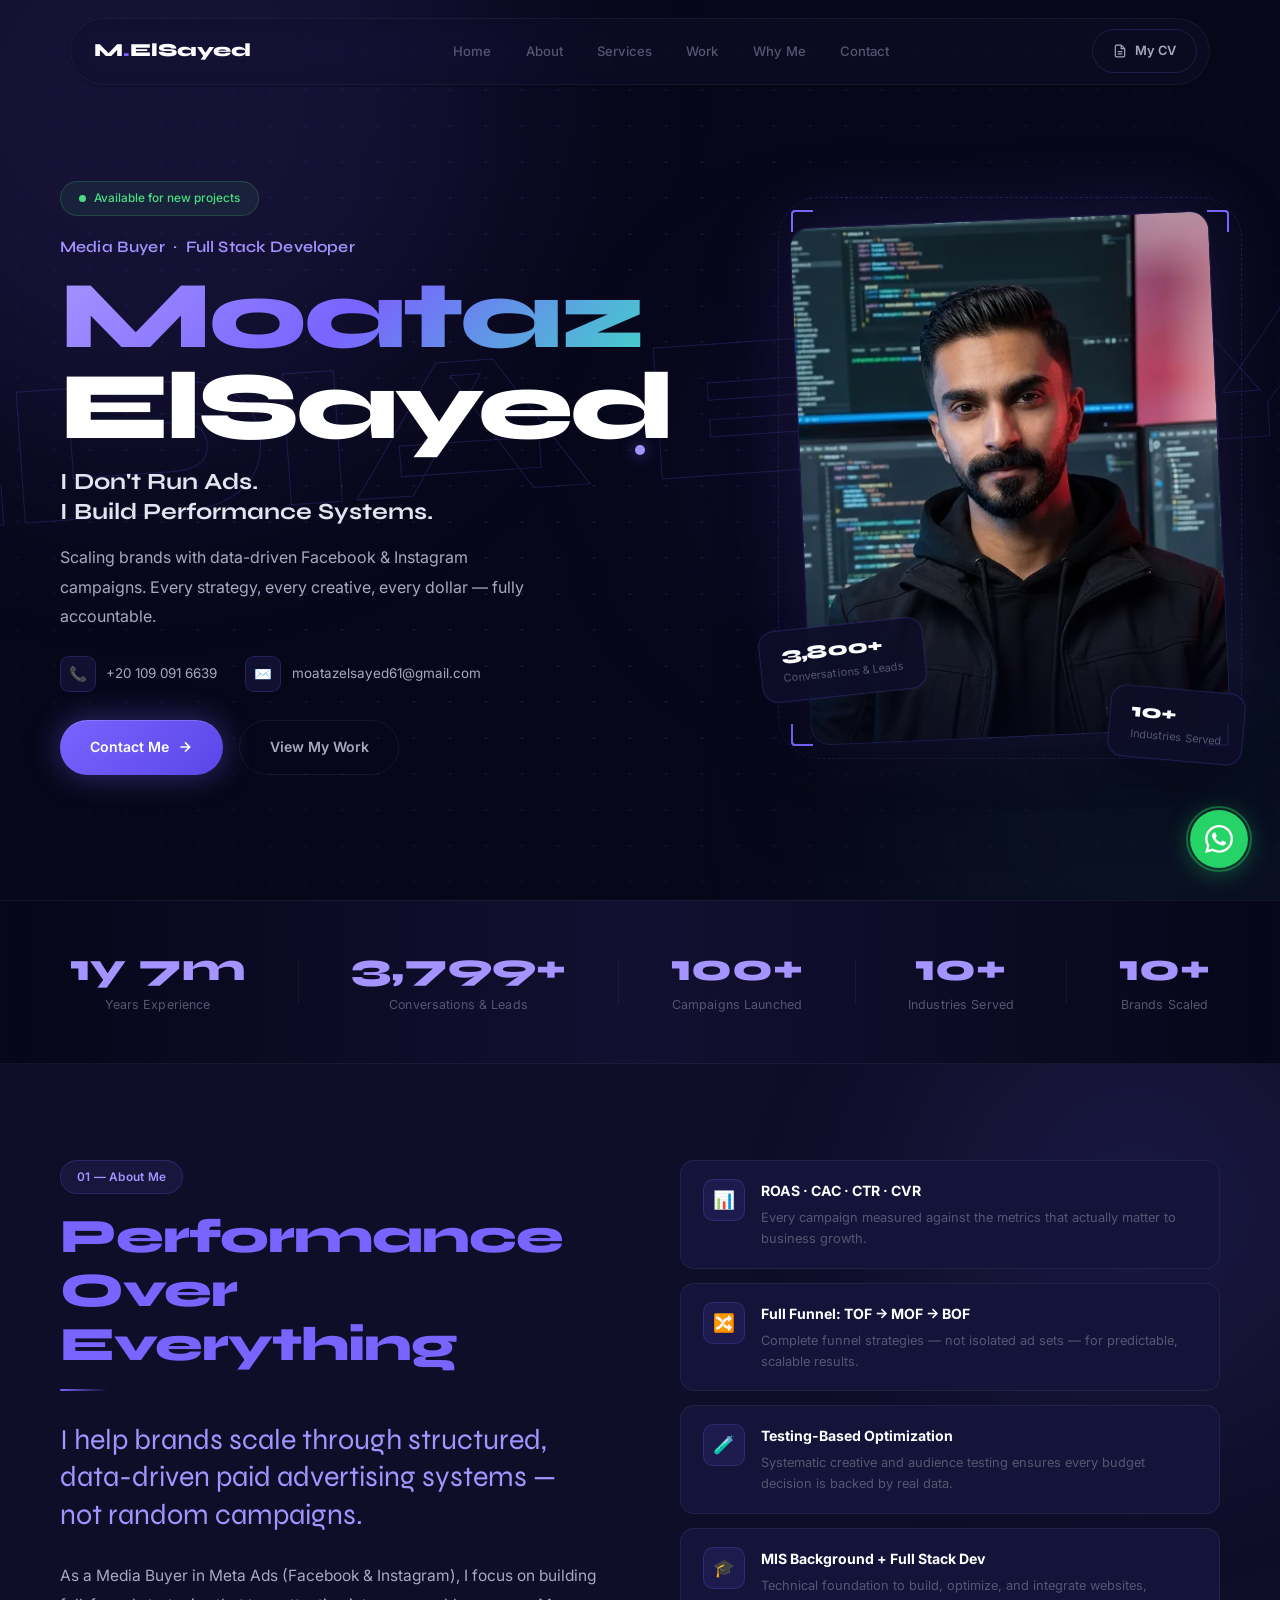
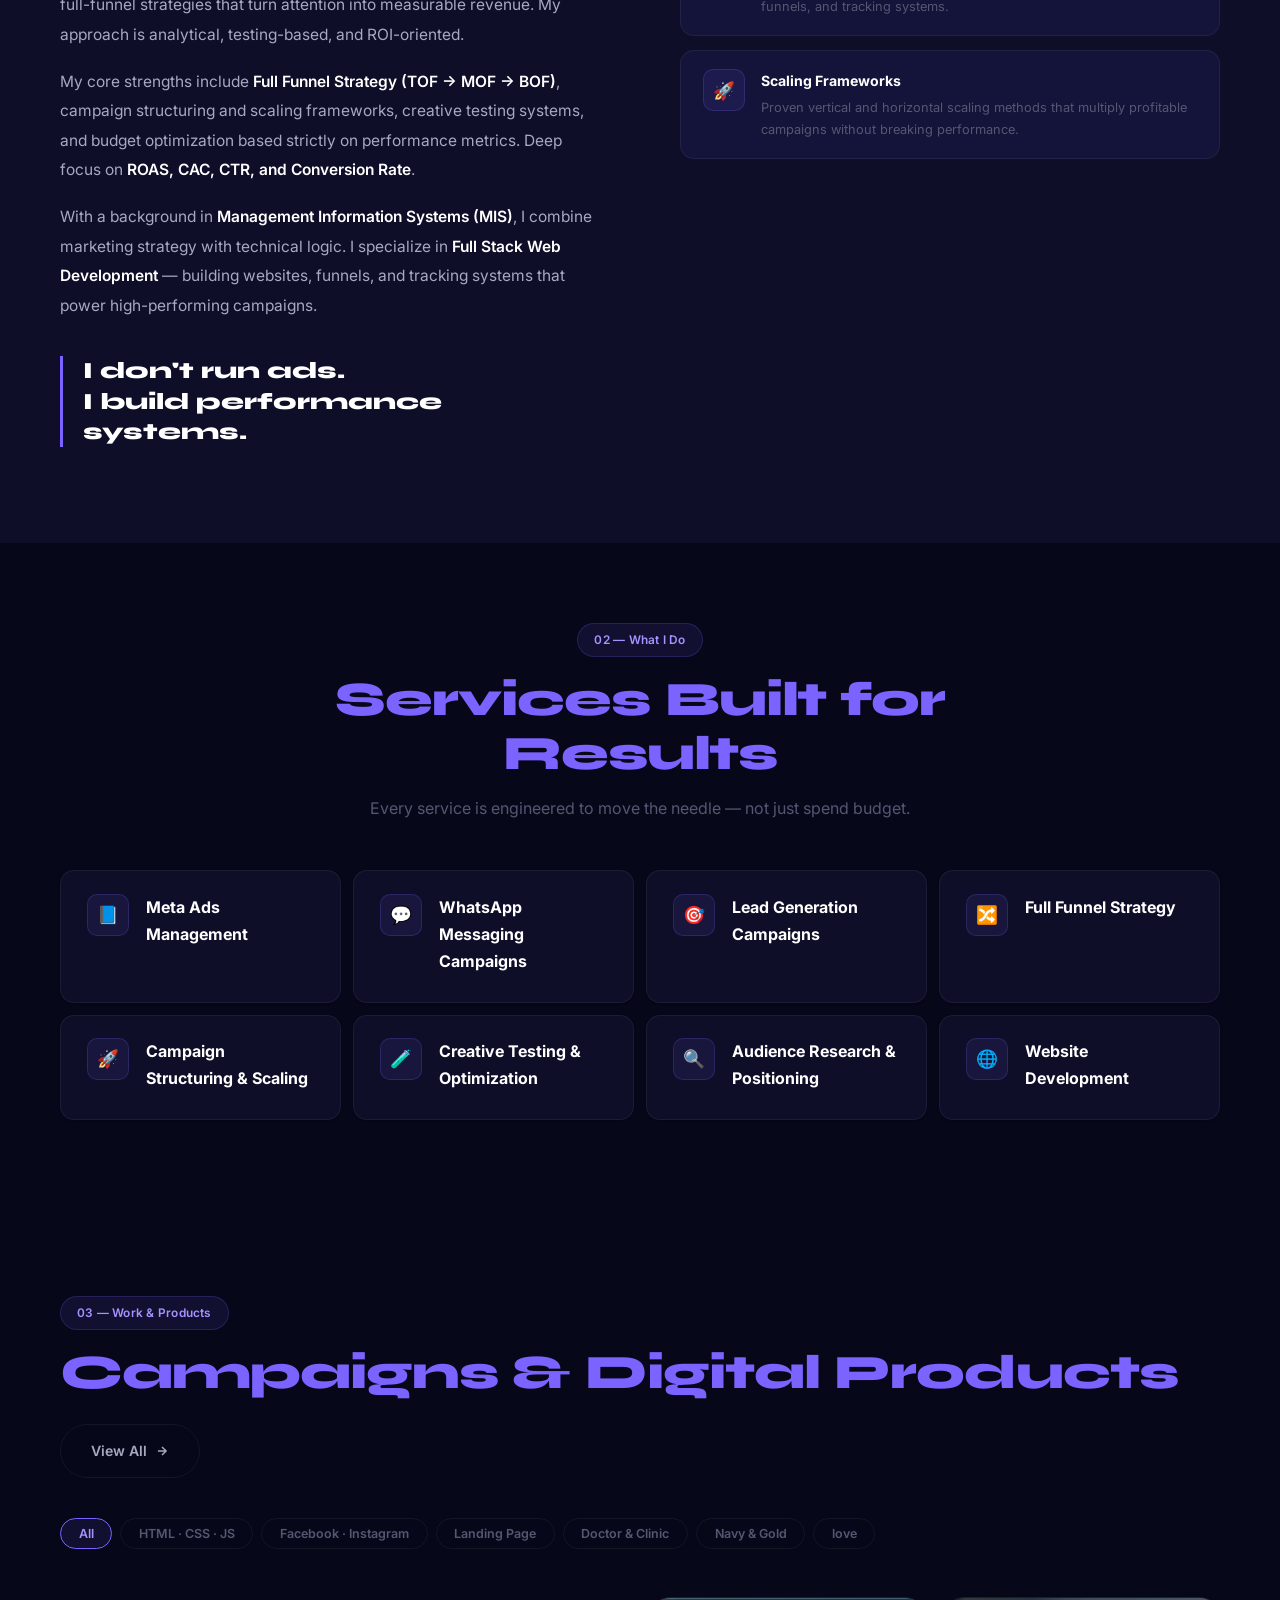
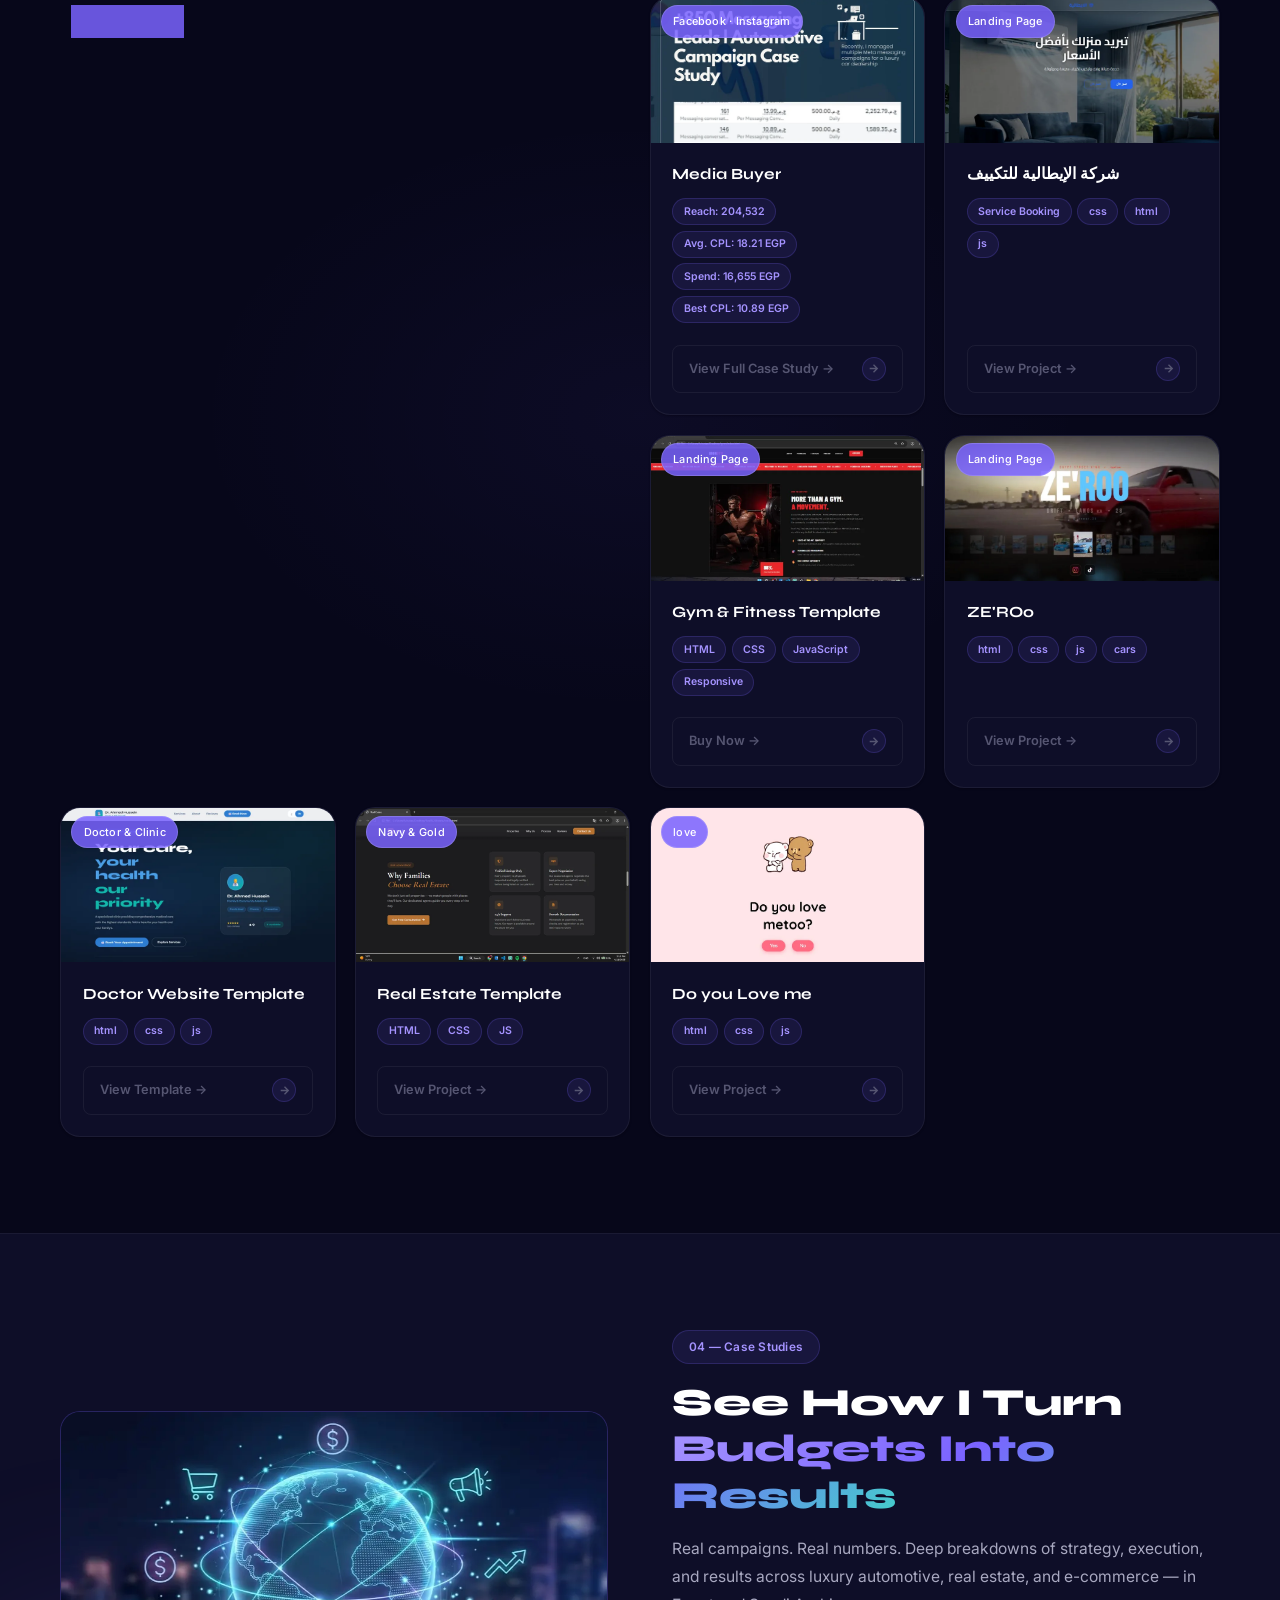
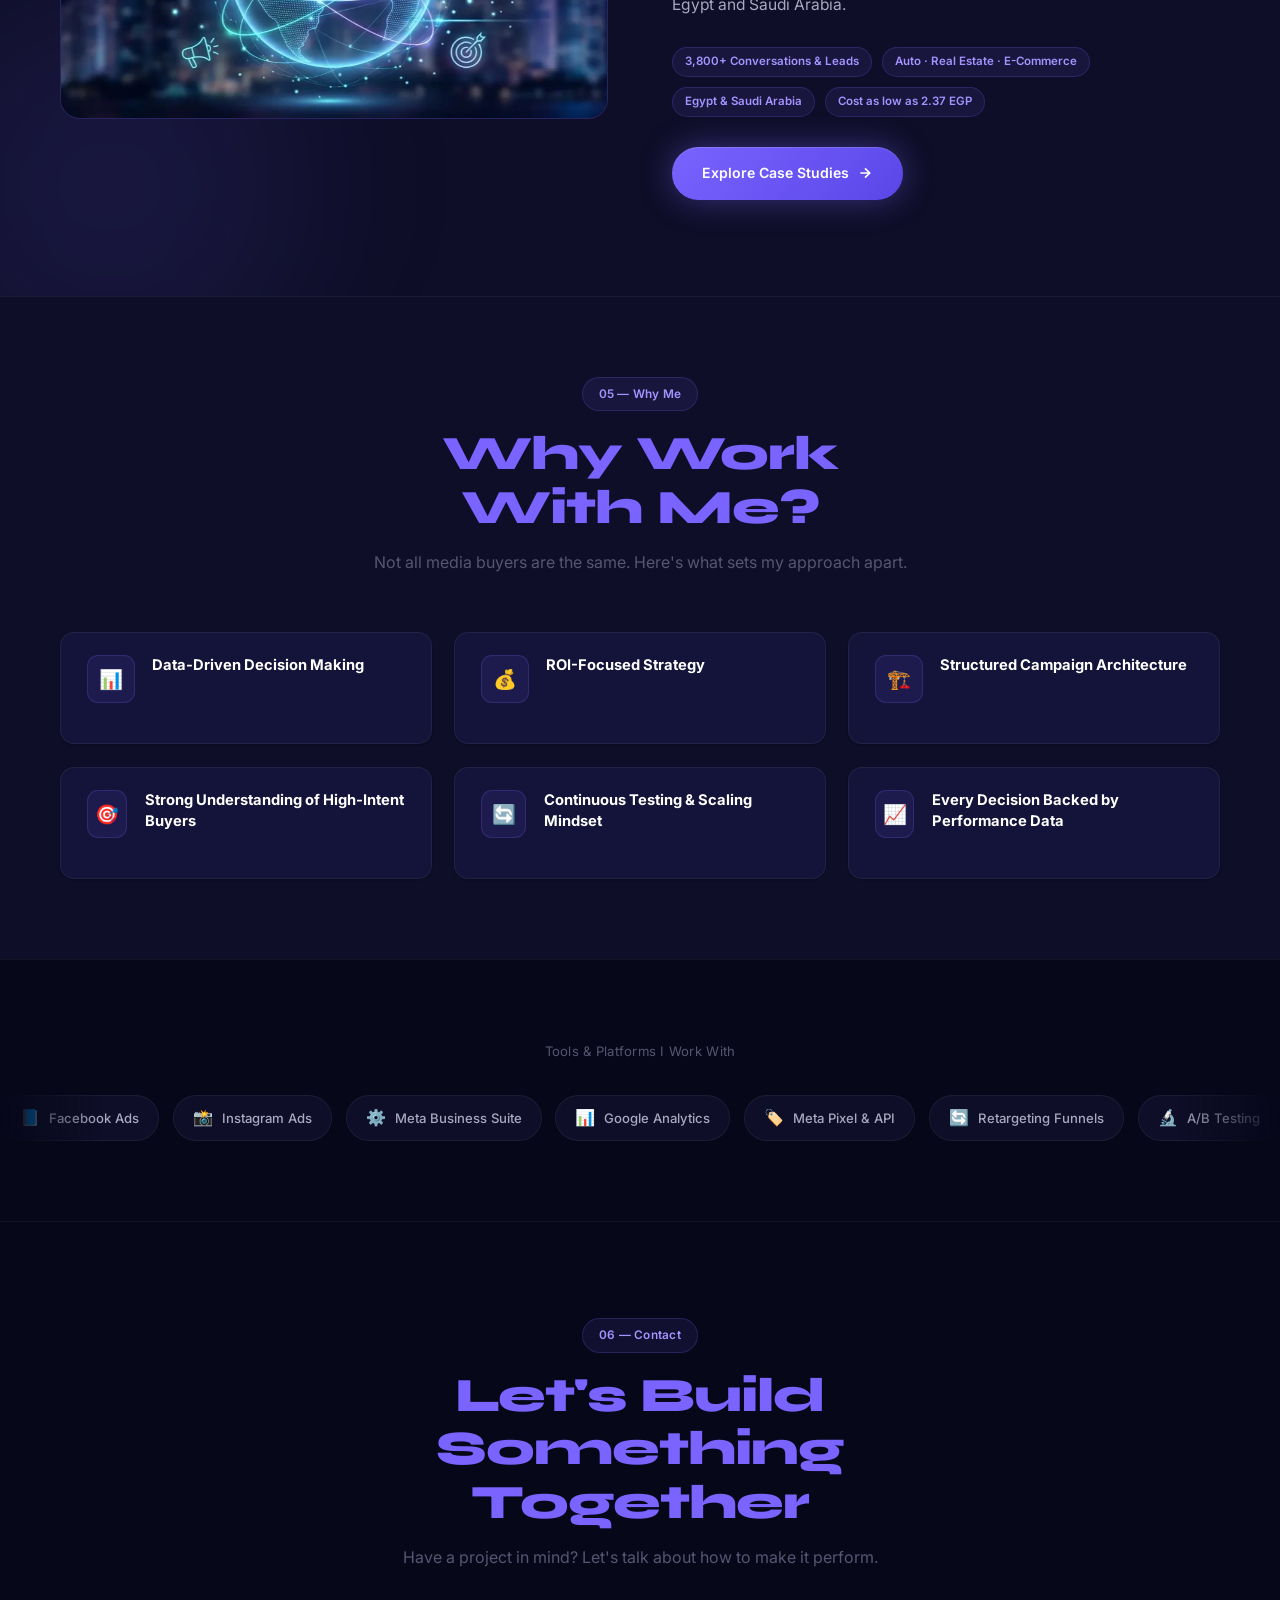
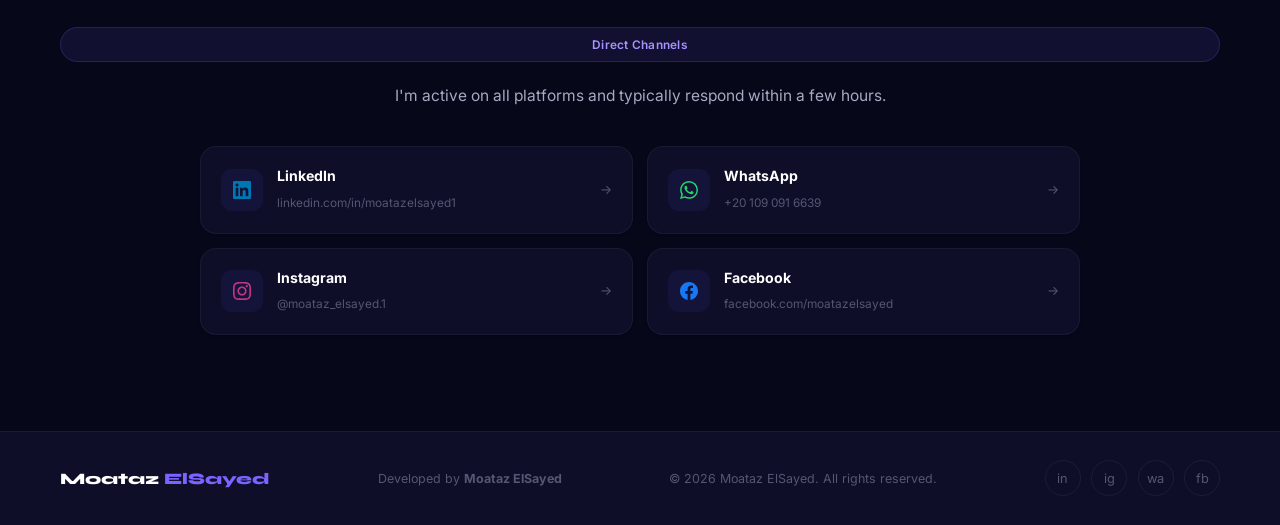
<file: index.html>
<!DOCTYPE html>
<html lang="en">

<head>
  <!-- ══════════════════════════════════════════
       CHARSET & VIEWPORT — دايمًا أول حاجة
  ══════════════════════════════════════════ -->
  <meta charset="UTF-8" />
  <meta name="viewport" content="width=device-width, initial-scale=1.0" />

  <!-- ══════════════════════════════════════════
       PRELOADS & PRECONNECTS — تسريع التحميل
  ══════════════════════════════════════════ -->
  <link rel="preload" as="image" href="NEW.webp" type="image/webp" fetchpriority="high" />
  <link rel="preconnect" href="https://fonts.googleapis.com" />
  <link rel="preconnect" href="https://fonts.gstatic.com" crossorigin />
  <link rel="dns-prefetch" href="https://www.googletagmanager.com" />
  <link rel="dns-prefetch" href="https://fonts.googleapis.com" />

  <!-- ══════════════════════════════════════════
       ICONS
  ══════════════════════════════════════════ -->
  <link rel="icon" type="image/png" href="favicon.png" />
  <link rel="apple-touch-icon" href="favicon.png" />

  <!-- ══════════════════════════════════════════
       PRIMARY META TAGS
  ══════════════════════════════════════════ -->
  <title>Moataz ElSayed</title>

  <meta name="description"
    content="Moataz ElSayed – Media Buyer and Web Developer from Cairo, Egypt. Meta Ads specialist with proven results in lead generation, luxury automotive, and bilingual Arabic website design." />

  <meta name="keywords"
    content="Moataz ElSayed, Media Buyer Egypt, Meta Ads Specialist, Facebook Ads Expert, Instagram Ads, Performance Marketing, Lead Generation Egypt, Web Developer Egypt, Frontend Developer, Arabic Website Templates, RTL Website Design, Bilingual Websites, HTML Templates, Payhip Templates, تصميم مواقع, ميديا باير, إعلانات فيسبوك, إعلانات انستجرام, تسويق إلكتروني, تصميم مواقع عربية, برمجة مواقع, قوالب HTML عربية" />

  <meta name="author" content="Moataz ElSayed" />
  <meta name="robots" content="index, follow, max-image-preview:large, max-snippet:-1, max-video-preview:-1" />
  <meta name="theme-color" content="#00b4d8" />
  <meta name="language" content="en" />
  <meta name="revisit-after" content="30 days" />

  <!-- Geo Tags — مهمة للسيو المحلي -->
  <meta name="geo.region" content="EG-C" />
  <meta name="geo.placename" content="Cairo, Egypt" />
  <meta name="geo.position" content="30.0444;31.2357" />
  <meta name="ICBM" content="30.0444, 31.2357" />

  <!-- ══════════════════════════════════════════
       CANONICAL
  ══════════════════════════════════════════ -->
  <link rel="canonical" href="https://moataz.pages.dev/" />

  <!-- ══════════════════════════════════════════
       GOOGLE VERIFICATION
  ══════════════════════════════════════════ -->
  <meta name="google-site-verification" content="90o9MLkuCFx5QtkCwwcJfSA5UEPqp0JXamRcUK-8F-g" />

  <!-- ══════════════════════════════════════════
       OPEN GRAPH (Facebook / LinkedIn / WhatsApp)
  ══════════════════════════════════════════ -->
  <meta property="og:type" content="website" />
  <meta property="og:url" content="https://moataz.pages.dev/" />
  <meta property="og:site_name" content="Moataz ElSayed – Portfolio" />
  <meta property="og:title" content="Moataz ElSayed – Media Buyer & Web Developer" />
  <meta property="og:description" content="I Don't Run Ads. I Build Performance Systems. Meta Ads Specialist & Web Developer from Cairo, Egypt." />
  <meta property="og:image" content="https://moataz.pages.dev/og-banner.jpg" />
  <meta property="og:image:width" content="1200">
  <meta property="og:image:height" content="630">
  <meta property="og:image:alt" content="Moataz ElSayed – Media Buyer & Web Developer from Egypt" />
  <meta property="og:locale" content="en_US" />

  <!-- ══════════════════════════════════════════
       TWITTER CARD
  ══════════════════════════════════════════ -->
  <meta name="twitter:card" content="summary_large_image" />
  <meta name="twitter:title" content="Moataz ElSayed – Media Buyer, Meta Ads & Web Developer" />
  <meta name="twitter:description" content="I Don't Run Ads. I Build Performance Systems. Meta Ads Specialist & Web Developer from Cairo, Egypt." />
  <meta name="twitter:image" content="https://moataz.pages.dev/og-banner.jpg" />
  <meta name="twitter:image:alt" content="Moataz ElSayed – Media Buyer & Web Developer" />

  <!-- ══════════════════════════════════════════
       STRUCTURED DATA (JSON-LD)
  ══════════════════════════════════════════ -->
  <script type="application/ld+json">
  {
    "@context": "https://schema.org",
    "@type": "Person",
    "name": "Moataz ElSayed",
    "url": "https://moataz.pages.dev/",
    "image": "https://moataz.pages.dev/og-banner.jpg",
    "jobTitle": ["Media Buyer", "Meta Ads Specialist", "Web Developer"],
    "description": "Media Buyer and Web Developer from Cairo, Egypt. Specializing in Meta Ads, lead generation, and bilingual Arabic/English website development.",
    "address": {
      "@type": "PostalAddress",
      "addressLocality": "Cairo",
      "addressCountry": "EG"
    },
    "sameAs": [
      "https://www.linkedin.com/in/moatazelsayed1",
      "https://www.instagram.com/moataz_elsayed.1",
      "https://wa.me/201090916639",
      "https://payhip.com/MoatazElSayed"
    ],
    "telephone": "+201090916639",
    "email": "moatazelsayed61@gmail.com",
    "knowsAbout": [
      "Meta Ads",
      "Facebook Advertising",
      "Instagram Ads",
      "Media Buying",
      "Lead Generation",
      "Performance Marketing",
      "Web Development",
      "HTML",
      "CSS",
      "JavaScript",
      "RTL Web Design",
      "Arabic Website Templates"
    ],
    "alumniOf": {
      "@type": "CollegeOrUniversity",
      "name": "El Shorouk Academy",
      "address": {
        "@type": "PostalAddress",
        "addressCountry": "EG"
      }
    },
    "hasOfferCatalog": {
      "@type": "OfferCatalog",
      "name": "HTML Website Templates",
      "url": "https://payhip.com/MoatazElSayed"
    }
  }
  </script>

 <!-- Google tag (gtag.js) -->
<script async src="https://www.googletagmanager.com/gtag/js?id=G-5K7PLZEYGE"></script>
<script>
  window.dataLayer = window.dataLayer || [];
  function gtag(){dataLayer.push(arguments);}
  gtag('js', new Date());

  gtag('config', 'G-5K7PLZEYGE');
</script>

  <!-- ══════════════════════════════════════════
       FONTS
  ══════════════════════════════════════════ -->
  <link
    href="https://fonts.googleapis.com/css2?family=Syne:wght@400;600;700;800&family=Inter:wght@300;400;500;600&display=swap"
    rel="stylesheet" />

  <!-- ══════════════════════════════════════════
       STYLESHEET
  ══════════════════════════════════════════ -->
  <link rel="stylesheet" href="Style.css" />
</head>

<body>
  <div class="scroll-progress" id="scrollProgress" aria-hidden="true"></div>

  <!-- FLOATING WHATSAPP -->
  <a href="https://wa.me/+201090916639" target="_blank" rel="noopener noreferrer" class="wa-float" aria-label="Chat on WhatsApp">
    <div class="wa-float-pulse"></div>
    <svg xmlns="http://www.w3.org/2000/svg" viewBox="0 0 24 24" fill="white">
      <path
        d="M17.472 14.382c-.297-.149-1.758-.867-2.03-.967-.273-.099-.471-.148-.67.15-.197.297-.767.966-.94 1.164-.173.199-.347.223-.644.075-.297-.15-1.255-.463-2.39-1.475-.883-.788-1.48-1.761-1.653-2.059-.173-.297-.018-.458.13-.606.134-.133.298-.347.446-.52.149-.174.198-.298.298-.497.099-.198.05-.371-.025-.52-.075-.149-.669-1.612-.916-2.207-.242-.579-.487-.5-.669-.51-.173-.008-.371-.01-.57-.01-.198 0-.52.074-.792.372-.272.297-1.04 1.016-1.04 2.479 0 1.462 1.065 2.875 1.213 3.074.149.198 2.096 3.2 5.077 4.487.709.306 1.262.489 1.694.625.712.227 1.36.195 1.871.118.571-.085 1.758-.719 2.006-1.413.248-.694.248-1.289.173-1.413-.074-.124-.272-.198-.57-.347m-5.421 7.403h-.004a9.87 9.87 0 01-5.031-1.378l-.361-.214-3.741.982.998-3.648-.235-.374a9.86 9.86 0 01-1.51-5.26c.001-5.45 4.436-9.884 9.888-9.884 2.64 0 5.122 1.03 6.988 2.898a9.825 9.825 0 012.893 6.994c-.003 5.45-4.437 9.884-9.885 9.884m8.413-18.297A11.815 11.815 0 0012.05 0C5.495 0 .16 5.335.157 11.892c0 2.096.547 4.142 1.588 5.945L.057 24l6.305-1.654a11.882 11.882 0 005.683 1.448h.005c6.554 0 11.89-5.335 11.893-11.893a11.821 11.821 0 00-3.48-8.413Z" />
    </svg>
  </a>

  <!-- NAV -->
  <nav id="navbar">
    <div class="container nav-inner">
      <div class="nav-logo">M<span>.</span>ElSayed</div>
      <ul class="nav-links" id="navLinks">
        <li><a href="#hero">Home</a></li>
        <li><a href="#about">About</a></li>
        <li><a href="#services">Services</a></li>
        <li><a href="#case-studies">Work</a></li>
        <li><a href="#why">Why Me</a></li>
        <li><a href="#contact">Contact</a></li>
      </ul>
      <div class="nav-right">
        <a href="https://drive.google.com/file/d/1872uom9s2tJAp1fFZY_hB5Xy3TsXwX5n/view?usp=drivesdk" target="_blank" rel="noopener noreferrer"
          class="btn-cv">
          <svg xmlns="http://www.w3.org/2000/svg" width="14" height="14" fill="none" stroke="currentColor"
            stroke-width="2" viewBox="0 0 24 24">
            <path d="M14 2H6a2 2 0 0 0-2 2v16a2 2 0 0 0 2 2h12a2 2 0 0 0 2-2V8z" />
            <polyline points="14 2 14 8 20 8" />
            <line x1="16" y1="13" x2="8" y2="13" />
            <line x1="16" y1="17" x2="8" y2="17" />
          </svg>
          My CV
        </a>
      </div>
    </div>
  </nav>

  <!-- ================================================================
     HERO
     ================================================================ -->
  <section id="hero">
    <div class="blob blob-1"></div>
    <div class="blob blob-2"></div>
    <div class="blob blob-3"></div>
    <div class="hero-bg-word" aria-hidden="true">MEDIA BUYER</div>
    <div class="container">
      <div class="hero-inner">

        <!-- Text Column -->
        <div class="hero-text">
          <div class="availability">Available for new projects</div>
          <p class="hero-role">Media Buyer &nbsp;·&nbsp; Full Stack Developer</p>
          <h1 class="hero-name"><span class="grad">Moataz</span><br>ElSayed</h1>
          <p class="hero-tagline">I Don't Run Ads.<br>I Build Performance Systems.</p>
          <p class="hero-desc">Scaling brands with data-driven Facebook & Instagram campaigns. Every strategy, every
            creative, every dollar — fully accountable.</p>
          <div class="hero-contact-row">
            <div class="contact-chip">
              <div class="chip-icon">📞</div>
              <span>+20 109 091 6639</span>
            </div>
            <div class="contact-chip">
              <div class="chip-icon">✉️</div>
              <span><a href="mailto:moatazelsayed61@gmail.com">moatazelsayed61@gmail.com</a></span>
            </div>
          </div>
          <div class="hero-cta">
            <a href="#contact" class="btn btn-purple">
              Contact Me
              <svg xmlns="http://www.w3.org/2000/svg" width="16" height="16" fill="none" stroke="currentColor"
                stroke-width="2.5" viewBox="0 0 24 24">
                <path d="M5 12h14M12 5l7 7-7 7" />
              </svg>
            </a>
            <a href="#case-studies" class="btn btn-ghost">View My Work</a>
          </div>
        </div>

        <!-- Photo Column -->
        <div class="hero-photo-col">
          <div class="hero-photo-ring" aria-hidden="true"></div>
          <div class="hero-photo">
            <img src="NEW.webp" alt="Moataz ElSayed" />
          </div>
          <div class="corner corner-tl"></div>
          <div class="corner corner-tr"></div>
          <div class="corner corner-bl"></div>
          <div class="corner corner-br"></div>
          <div class="hero-float-badge hfb-1">
            <div class="hero-stat-num">3,800+</div>
            <div class="hero-stat-lbl">Conversations &amp; Leads</div>
          </div>
          <div class="hero-float-badge hfb-2">
            <div class="hero-stat-num">10+</div>
            <div class="hero-stat-lbl">Industries Served</div>
          </div>
        </div>

      </div>
    </div>
  </section>

  <!-- ================================================================
     STATS BAR
     ================================================================ -->
  <section id="stats">
    <div class="container">
      <div class="stats-inner">
        <div class="stat-item">
          <div class="s-num" id="expCounter">1+</div>
          <div class="s-lbl">Years Experience</div>
        </div>
        <div class="stat-divider"></div>
        <div class="stat-item">
          <div class="s-num">3,800+</div>
          <div class="s-lbl">Conversations &amp; Leads</div>
        </div>
        <div class="stat-divider"></div>
        <div class="stat-item">
          <div class="s-num">100+</div>
          <div class="s-lbl">Campaigns Launched</div>
        </div>
        <div class="stat-divider"></div>
        <div class="stat-item">
          <div class="s-num">10+</div>
          <div class="s-lbl">Industries Served</div>
        </div>
        <div class="stat-divider"></div>
        <div class="stat-item">
          <div class="s-num">10+</div>
          <div class="s-lbl">Brands Scaled</div>
        </div>
      </div>
    </div>
  </section>

  <!-- ================================================================
     ABOUT
     ================================================================ -->
  <section id="about">
    <div class="container">
      <div class="about-grid">

        <div class="reveal">
          <div class="tag">01 — About Me</div>
          <h2 class="section-title">Performance Over <span>Everything</span></h2>
          <div
            style="width:48px;height:2px;background:linear-gradient(90deg,var(--purple),transparent);border-radius:1px;margin:1.1rem 0 1.85rem">
          </div>
          <p class="about-highlight">I help brands scale through structured, data-driven paid advertising systems — not
            random campaigns.</p>
          <div class="about-body">
            <p>As a Media Buyer in Meta Ads (Facebook & Instagram), I focus on building full-funnel strategies that turn
              attention into measurable revenue. My approach is analytical, testing-based, and ROI-oriented.</p>
            <p>My core strengths include <strong>Full Funnel Strategy (TOF → MOF → BOF)</strong>, campaign structuring
              and scaling frameworks, creative testing systems, and budget optimization based strictly on performance
              metrics. Deep focus on <strong>ROAS, CAC, CTR, and Conversion Rate</strong>.</p>
            <p>With a background in <strong>Management Information Systems (MIS)</strong>, I combine marketing strategy
              with technical logic. I specialize in <strong>Full Stack Web Development</strong> — building websites,
              funnels, and tracking systems that power high-performing campaigns.</p>
          </div>
          <div class="about-tagline">I don't run ads.<br>I build performance systems.</div>
        </div>

        <div class="about-cards reveal">
          <div class="about-card">
            <div class="about-card-icon">📊</div>
            <div>
              <h4>ROAS · CAC · CTR · CVR</h4>
              <p>Every campaign measured against the metrics that actually matter to business growth.</p>
            </div>
          </div>
          <div class="about-card">
            <div class="about-card-icon">🔀</div>
            <div>
              <h4>Full Funnel: TOF → MOF → BOF</h4>
              <p>Complete funnel strategies — not isolated ad sets — for predictable, scalable results.</p>
            </div>
          </div>
          <div class="about-card">
            <div class="about-card-icon">🧪</div>
            <div>
              <h4>Testing-Based Optimization</h4>
              <p>Systematic creative and audience testing ensures every budget decision is backed by real data.</p>
            </div>
          </div>
          <div class="about-card">
            <div class="about-card-icon">🎓</div>
            <div>
              <h4>MIS Background + Full Stack Dev</h4>
              <p>Technical foundation to build, optimize, and integrate websites, funnels, and tracking systems.</p>
            </div>
          </div>
          <div class="about-card">
            <div class="about-card-icon">🚀</div>
            <div>
              <h4>Scaling Frameworks</h4>
              <p>Proven vertical and horizontal scaling methods that multiply profitable campaigns without breaking
                performance.</p>
            </div>
          </div>
        </div>

      </div>
    </div>
  </section>

  <!-- ================================================================
     SERVICES
     ================================================================ -->
  <section id="services">
    <div class="container">
      <div class="section-header reveal">
        <div class="tag">02 — What I Do</div>
        <h2 class="section-title">Services Built for <span>Results</span></h2>
        <p class="section-sub">Every service is engineered to move the needle — not just spend budget.</p>
      </div>
      <div class="services-grid">
        <div class="service-card reveal">
          <div class="service-icon">📘</div>
          <h3 class="service-title">Meta Ads Management</h3>
        </div>
        <div class="service-card reveal">
          <div class="service-icon">💬</div>
          <h3 class="service-title">WhatsApp Messaging Campaigns</h3>
        </div>
        <div class="service-card reveal">
          <div class="service-icon">🎯</div>
          <h3 class="service-title">Lead Generation Campaigns</h3>
        </div>
        <div class="service-card reveal">
          <div class="service-icon">🔀</div>
          <h3 class="service-title">Full Funnel Strategy</h3>
        </div>
        <div class="service-card reveal">
          <div class="service-icon">🚀</div>
          <h3 class="service-title">Campaign Structuring & Scaling</h3>
        </div>
        <div class="service-card reveal">
          <div class="service-icon">🧪</div>
          <h3 class="service-title">Creative Testing & Optimization</h3>
        </div>
        <div class="service-card reveal">
          <div class="service-icon">🔍</div>
          <h3 class="service-title">Audience Research & Positioning</h3>
        </div>
        <div class="service-card reveal">
          <div class="service-icon">🌐</div>
          <h3 class="service-title">Website Development</h3>
        </div>
      </div>
    </div>
  </section>

  <!-- ================================================================
     MY WORK — BENTO GRID
     ================================================================ -->
  <section id="case-studies">
    <div class="container">

      <!-- Header -->
      <div class="cs-section-header reveal">
        <div>
          <div class="tag">03 — Work & Products</div>
          <h2 class="section-title">Campaigns & <span>Digital Products</span></h2>
        </div>
        <a href="case-studies.html" class="btn btn-ghost">
          View All
          <svg xmlns="http://www.w3.org/2000/svg" width="14" height="14" fill="none" stroke="currentColor"
            stroke-width="2.5" viewBox="0 0 24 24">
            <path d="M5 12h14M12 5l7 7-7 7" />
          </svg>
        </a>
      </div>

      <!-- Filters — built by JS -->
      <div class="cs-filters reveal" id="csFilters"></div>

      <!-- Bento Grid — built by JS -->
      <div class="projects-grid" id="projectsGrid">
        <div class="cs-loading">
          <div class="cs-spinner"></div>
          Loading projects…
        </div>
      </div>

    </div>
  </section>

  <!-- ================================================================
     CS BANNER
     ================================================================ -->
  <section id="cs-banner">
    <div class="container">
      <div class="cs-banner-inner" onclick="window.location.href='case-studies.html'">
        <div class="cs-banner-img"><img src="cs.webp" alt="Case Studies" /></div>
        <div class="cs-banner-text">
          <div class="tag">04 — Case Studies</div>
          <h2>See How I Turn <span class="grad">Budgets Into Results</span></h2>
          <p>Real campaigns. Real numbers. Deep breakdowns of strategy, execution, and results across luxury
            automotive, real estate, and e-commerce — in Egypt and Saudi Arabia.</p>
          <div class="cs-chips">
            <span class="result-chip">3,800+ Conversations &amp; Leads</span>
            <span class="result-chip">Auto · Real Estate · E-Commerce</span>
            <span class="result-chip">Egypt &amp; Saudi Arabia</span>
            <span class="result-chip">Cost as low as 2.37 EGP</span>
          </div>
          <a href="case-studies.html" class="btn btn-purple">
            Explore Case Studies
            <svg xmlns="http://www.w3.org/2000/svg" width="16" height="16" fill="none" stroke="currentColor"
              stroke-width="2.5" viewBox="0 0 24 24">
              <path d="M5 12h14M12 5l7 7-7 7" />
            </svg>
          </a>
        </div>
      </div>
    </div>
  </section>

  <!-- ================================================================
     WHY ME
     ================================================================ -->
  <section id="why">
    <div class="container">
      <div class="reveal" style="text-align:center;max-width:600px;margin:0 auto">
        <div class="tag">05 — Why Me</div>
        <h2 class="section-title">Why Work <span>With Me?</span></h2>
        <p style="font-size:1rem;color:var(--gray-3);margin-top:.85rem;line-height:1.75">Not all media buyers are the
          same. Here's what sets my approach apart.</p>
      </div>
      <div class="why-grid">
        <div class="why-card reveal">
          <div class="why-card-icon">📊</div>
          <h4>Data-Driven Decision Making</h4>
        </div>
        <div class="why-card reveal">
          <div class="why-card-icon">💰</div>
          <h4>ROI-Focused Strategy</h4>
        </div>
        <div class="why-card reveal">
          <div class="why-card-icon">🏗️</div>
          <h4>Structured Campaign Architecture</h4>
        </div>
        <div class="why-card reveal">
          <div class="why-card-icon">🎯</div>
          <h4>Strong Understanding of High-Intent Buyers</h4>
        </div>
        <div class="why-card reveal">
          <div class="why-card-icon">🔄</div>
          <h4>Continuous Testing & Scaling Mindset</h4>
        </div>
        <div class="why-card reveal">
          <div class="why-card-icon">📈</div>
          <h4>Every Decision Backed by Performance Data</h4>
        </div>
      </div>
    </div>
  </section>

  <!-- ================================================================
     TOOLS
     ================================================================ -->
  <section id="tools">
    <div class="container">
      <p class="tools-label reveal">Tools &amp; Platforms I Work With</p>
    </div>
    <div class="marquee-wrapper">
      <div class="marquee-track">
        <div class="tool-badge"><span class="tb-icon">📘</span> Facebook Ads</div>
        <div class="tool-badge"><span class="tb-icon">📸</span> Instagram Ads</div>
        <div class="tool-badge"><span class="tb-icon">⚙️</span> Meta Business Suite</div>
        <div class="tool-badge"><span class="tb-icon">📊</span> Google Analytics</div>
        <div class="tool-badge"><span class="tb-icon">🏷️</span> Meta Pixel & API</div>
        <div class="tool-badge"><span class="tb-icon">🔄</span> Retargeting Funnels</div>
        <div class="tool-badge"><span class="tb-icon">🔬</span> A/B Testing</div>
        <div class="tool-badge"><span class="tb-icon">📋</span> Campaign Reporting</div>
        <div class="tool-badge"><span class="tb-icon">🌐</span> HTML / CSS / JS</div>
        <div class="tool-badge"><span class="tb-icon">🎨</span> VS Code</div>
        <div class="tool-badge"><span class="tb-icon">🚀</span> Netlify</div>
        <div class="tool-badge"><span class="tb-icon">🛒</span> Payhip</div>
        <!-- duplicated for a seamless loop -->
        <div class="tool-badge" aria-hidden="true"><span class="tb-icon">📘</span> Facebook Ads</div>
        <div class="tool-badge" aria-hidden="true"><span class="tb-icon">📸</span> Instagram Ads</div>
        <div class="tool-badge" aria-hidden="true"><span class="tb-icon">⚙️</span> Meta Business Suite</div>
        <div class="tool-badge" aria-hidden="true"><span class="tb-icon">📊</span> Google Analytics</div>
        <div class="tool-badge" aria-hidden="true"><span class="tb-icon">🏷️</span> Meta Pixel & API</div>
        <div class="tool-badge" aria-hidden="true"><span class="tb-icon">🔄</span> Retargeting Funnels</div>
        <div class="tool-badge" aria-hidden="true"><span class="tb-icon">🔬</span> A/B Testing</div>
        <div class="tool-badge" aria-hidden="true"><span class="tb-icon">📋</span> Campaign Reporting</div>
        <div class="tool-badge" aria-hidden="true"><span class="tb-icon">🌐</span> HTML / CSS / JS</div>
        <div class="tool-badge" aria-hidden="true"><span class="tb-icon">🎨</span> VS Code</div>
        <div class="tool-badge" aria-hidden="true"><span class="tb-icon">🚀</span> Netlify</div>
        <div class="tool-badge" aria-hidden="true"><span class="tb-icon">🛒</span> Payhip</div>
      </div>
    </div>
  </section>

  <!-- ================================================================
     CONTACT
     ================================================================ -->
  <section id="contact">
    <div class="container">
      <div class="section-header reveal" style="text-align:center;margin-bottom:3.5rem;">
        <div class="tag">06 — Contact</div>
        <h2 class="section-title">Let's Build Something <span>Together</span></h2>
        <p class="section-sub">Have a project in mind? Let's talk about how to make it perform.</p>
      </div>
      <div class="reveal">
        <div class="tag" style="margin-bottom:1.25rem;display:block;text-align:center">Direct Channels</div>
        <p class="contact-info-text" style="text-align:center">I'm active on all platforms and typically respond within
          a few hours.</p>
        <div class="social-links">
          <a href="http://www.linkedin.com/in/moatazelsayed1" target="_blank" rel="noopener noreferrer" class="social-link sl-linkedin">
            <div class="sl-icon"><svg xmlns="http://www.w3.org/2000/svg" width="18" height="18" fill="#0077B5"
                viewBox="0 0 24 24">
                <path
                  d="M20.447 20.452h-3.554v-5.569c0-1.328-.027-3.037-1.852-3.037-1.853 0-2.136 1.445-2.136 2.939v5.667H9.351V9h3.414v1.561h.046c.477-.9 1.637-1.85 3.37-1.85 3.601 0 4.267 2.37 4.267 5.455v6.286zM5.337 7.433c-1.144 0-2.063-.926-2.063-2.065 0-1.138.92-2.063 2.063-2.063 1.14 0 2.064.925 2.064 2.063 0 1.139-.925 2.065-2.064 2.065zm1.782 13.019H3.555V9h3.564v11.452zM22.225 0H1.771C.792 0 0 .774 0 1.729v20.542C0 23.227.792 24 1.771 24h20.451C23.2 24 24 23.227 24 22.271V1.729C24 .774 23.2 0 22.222 0h.003z" />
              </svg></div>
            <div class="sl-text"><strong>LinkedIn</strong><span>linkedin.com/in/moatazelsayed1</span></div>
            <span class="sl-arrow">→</span>
          </a>
          <a href="https://wa.me/+201090916639" target="_blank" rel="noopener noreferrer" class="social-link sl-whatsapp">
            <div class="sl-icon"><svg xmlns="http://www.w3.org/2000/svg" width="18" height="18" fill="#25D366"
                viewBox="0 0 24 24">
                <path
                  d="M17.472 14.382c-.297-.149-1.758-.867-2.03-.967-.273-.099-.471-.148-.67.15-.197.297-.767.966-.94 1.164-.173.199-.347.223-.644.075-.297-.15-1.255-.463-2.39-1.475-.883-.788-1.48-1.761-1.653-2.059-.173-.297-.018-.458.13-.606.134-.133.298-.347.446-.52.149-.174.198-.298.298-.497.099-.198.05-.371-.025-.52-.075-.149-.669-1.612-.916-2.207-.242-.579-.487-.5-.669-.51-.173-.008-.371-.01-.57-.01-.198 0-.52.074-.792.372-.272.297-1.04 1.016-1.04 2.479 0 1.462 1.065 2.875 1.213 3.074.149.198 2.096 3.2 5.077 4.487.709.306 1.262.489 1.694.625.712.227 1.36.195 1.871.118.571-.085 1.758-.719 2.006-1.413.248-.694.248-1.289.173-1.413-.074-.124-.272-.198-.57-.347m-5.421 7.403h-.004a9.87 9.87 0 01-5.031-1.378l-.361-.214-3.741.982.998-3.648-.235-.374a9.86 9.86 0 01-1.51-5.26c.001-5.45 4.436-9.884 9.888-9.884 2.64 0 5.122 1.03 6.988 2.898a9.825 9.825 0 012.893 6.994c-.003 5.45-4.437 9.884-9.885 9.884m8.413-18.297A11.815 11.815 0 0012.05 0C5.495 0 .16 5.335.157 11.892c0 2.096.547 4.142 1.588 5.945L.057 24l6.305-1.654a11.882 11.882 0 005.683 1.448h.005c6.554 0 11.89-5.335 11.893-11.893a11.821 11.821 0 00-3.48-8.413Z" />
              </svg></div>
            <div class="sl-text"><strong>WhatsApp</strong><span>+20 109 091 6639</span></div>
            <span class="sl-arrow">→</span>
          </a>
          <a href="https://www.instagram.com/moataz_elsayed.1" target="_blank" rel="noopener noreferrer" class="social-link sl-instagram">
            <div class="sl-icon"><svg xmlns="http://www.w3.org/2000/svg" width="18" height="18" fill="#C13584"
                viewBox="0 0 24 24">
                <path
                  d="M12 2.163c3.204 0 3.584.012 4.85.07 3.252.148 4.771 1.691 4.919 4.919.058 1.265.069 1.645.069 4.849 0 3.205-.012 3.584-.069 4.849-.149 3.225-1.664 4.771-4.919 4.919-1.266.058-1.644.07-4.85.07-3.204 0-3.584-.012-4.849-.07-3.26-.149-4.771-1.699-4.919-4.92-.058-1.265-.07-1.644-.07-4.849 0-3.204.013-3.583.07-4.849.149-3.227 1.664-4.771 4.919-4.919 1.266-.057 1.645-.069 4.849-.069zm0-2.163c-3.259 0-3.667.014-4.947.072-4.358.2-6.78 2.618-6.98 6.98-.059 1.281-.073 1.689-.073 4.948 0 3.259.014 3.668.072 4.948.2 4.358 2.618 6.78 6.98 6.98 1.281.058 1.689.072 4.948.072 3.259 0 3.668-.014 4.948-.072 4.354-.2 6.782-2.618 6.979-6.98.059-1.28.073-1.689.073-4.948 0-3.259-.014-3.667-.072-4.947-.196-4.354-2.617-6.78-6.979-6.98-1.281-.059-1.69-.073-4.949-.073zm0 5.838c-3.403 0-6.162 2.759-6.162 6.162s2.759 6.163 6.162 6.163 6.162-2.759 6.162-6.163c0-3.403-2.759-6.162-6.162-6.162zm0 10.162c-2.209 0-4-1.79-4-4 0-2.209 1.791-4 4-4s4 1.791 4 4c0 2.21-1.791 4-4 4zm6.406-11.845c-.796 0-1.441.645-1.441 1.44s.645 1.44 1.441 1.44c.795 0 1.439-.645 1.439-1.44s-.644-1.44-1.439-1.44z" />
              </svg></div>
            <div class="sl-text"><strong>Instagram</strong><span>@moataz_elsayed.1</span></div>
            <span class="sl-arrow">→</span>
          </a>
          <a href="https://www.facebook.com/moatazelsayed11" target="_blank" rel="noopener noreferrer" class="social-link sl-facebook">
            <div class="sl-icon"><svg xmlns="http://www.w3.org/2000/svg" width="18" height="18" fill="#1877F2"
                viewBox="0 0 24 24">
                <path
                  d="M24 12.073c0-6.627-5.373-12-12-12s-12 5.373-12 12c0 5.99 4.388 10.954 10.125 11.854v-8.385H7.078v-3.47h3.047V9.43c0-3.007 1.792-4.669 4.533-4.669 1.312 0 2.686.235 2.686.235v2.953H15.83c-1.491 0-1.956.925-1.956 1.874v2.25h3.328l-.532 3.47h-2.796v8.385C19.612 23.027 24 18.062 24 12.073z" />
              </svg></div>
            <div class="sl-text"><strong>Facebook</strong><span>facebook.com/moatazelsayed</span></div>
            <span class="sl-arrow">→</span>
          </a>
        </div>
      </div>
    </div>
  </section>

  <!-- ================================================================
     FOOTER
     ================================================================ -->
  <footer>
    <div class="container footer-inner">
      <div class="footer-logo">Moataz <span>ElSayed</span></div>
      <div class="footer-copy">Developed by <strong>Moataz ElSayed</strong></div>
      <div class="footer-copy">&copy; 2026 Moataz ElSayed. All rights reserved.</div>
      <div class="footer-socials">
        <a href="http://www.linkedin.com/in/moatazelsayed1" target="_blank" rel="noopener noreferrer">in</a>
        <a href="https://www.instagram.com/moataz_elsayed.1" target="_blank" rel="noopener noreferrer">ig</a>
        <a href="https://wa.me/+201090916639" target="_blank" rel="noopener noreferrer">wa</a>
        <a href="https://www.facebook.com/moatazelsayed11/" target="_blank" rel="noopener noreferrer">fb</a>
      </div>
    </div>
  </footer>

  <!-- ================================================================
     SCRIPTS
     ================================================================ -->
  <script src="script.js"></script>
  <script src="projects.js"></script>

</body>

</html>
</file>
<file: Style.css>
:root {
  --bg: #07071a;
  --bg-card: #0e0e28;
  --bg-raised: #14143a;

  --purple: #7a63ff;
  --purple-light: #a593ff;
  --purple-mid: #5a46e8;
  --purple-dim: rgba(122, 99, 255, 0.10);
  --purple-glow: rgba(122, 99, 255, 0.22);

  --accent-cyan: #44cfcb;
  --green: #4ade80;

  --white: #ffffff;
  --gray-1: #e4e4f0;
  --gray-2: #a8a8c0;
  --gray-3: #565672;

  /* compat aliases — used by the Case Studies page section below */
  --gray: #cccccc;
  --gray-dim: #888899;

  --border: rgba(122, 99, 255, 0.20);
  --border-subtle: rgba(255, 255, 255, 0.05);
  --border-card: rgba(255, 255, 255, 0.06);

  --font-h: 'Syne', sans-serif;
  --font-b: 'Inter', sans-serif;

  --r-sm: 8px;
  --r: 14px;
  --r-lg: 20px;

  --ease-calm: cubic-bezier(0.22, 1, 0.36, 1);
  --t: 0.5s var(--ease-calm);
  --t-slow: 0.85s var(--ease-calm);

  --shadow-rest: 0 1px 2px rgba(4, 3, 16, .4);
  --shadow-soft: 0 24px 50px -12px rgba(4, 3, 16, .5), 0 0 0 1px rgba(122, 99, 255, .05);
  --shadow-lift: 0 32px 70px -16px rgba(4, 3, 16, .6), 0 0 0 1px rgba(122, 99, 255, .14);
}

/* ── RESET ─────────────────────────────────────────────────── */
*,
*::before,
*::after {
  box-sizing: border-box;
  margin: 0;
  padding: 0;
}

html {
  scroll-behavior: smooth;
}

body {
  font-family: var(--font-b);
  background: var(--bg);
  color: var(--white);
  line-height: 1.7;
  overflow-x: hidden;
  -webkit-font-smoothing: antialiased;
  animation: bodyFadeIn .8s var(--ease-calm) both;
}

@keyframes bodyFadeIn {
  from {
    opacity: 0;
  }

  to {
    opacity: 1;
  }
}

/* Respect the user's OS-level motion preference: every transition and
   animation on the site (existing or new) collapses to near-instant. */
@media (prefers-reduced-motion: reduce) {

  *,
  *::before,
  *::after {
    animation-duration: .001ms !important;
    animation-iteration-count: 1 !important;
    transition-duration: .001ms !important;
    scroll-behavior: auto !important;
  }
}

a {
  color: inherit;
  text-decoration: none;
}

img {
  display: block;
  max-width: 100%;
}

::-webkit-scrollbar {
  width: 4px;
}

::-webkit-scrollbar-track {
  background: var(--bg);
}

::-webkit-scrollbar-thumb {
  background: var(--purple);
  border-radius: 2px;
}

/* ── LAYOUT ─────────────────────────────────────────────────── */
.container {
  width: min(1160px, 92%);
  margin-inline: auto;
  position: relative;
  z-index: 1;
}

/* ── SHARED COMPONENTS ──────────────────────────────────────── */
.tag {
  display: inline-flex;
  align-items: center;
  gap: .45rem;
  font-size: .74rem;
  font-weight: 600;
  letter-spacing: .02em;
  color: var(--purple-light);
  background: var(--purple-dim);
  padding: .38rem 1rem;
  border-radius: 100px;
  border: 1px solid var(--border);
  margin-bottom: 1rem;
}

.section-title {
  font-family: var(--font-h);
  font-size: clamp(2rem, 4.5vw, 3rem);
  font-weight: 800;
  line-height: 1.12;
  letter-spacing: -.02em;
}

.section-title span {
  color: var(--purple);
}

.grad {
  background: linear-gradient(135deg, #a593ff 0%, #7a63ff 50%, #44cfcb 100%);
  -webkit-background-clip: text;
  -webkit-text-fill-color: transparent;
  background-clip: text;
}

.btn {
  display: inline-flex;
  align-items: center;
  gap: .55rem;
  padding: .9rem 1.85rem;
  font-family: var(--font-b);
  font-size: .88rem;
  font-weight: 600;
  border-radius: 100px;
  border: none;
  cursor: pointer;
  transition: var(--t);
  white-space: nowrap;
  position: relative;
  overflow: hidden;
}

.btn-purple {
  background: linear-gradient(135deg, var(--purple), var(--purple-mid));
  color: var(--white);
  box-shadow: 0 0 32px rgba(122, 99, 255, .4), inset 0 1px 0 rgba(255, 255, 255, .15);
}

.btn-purple:hover {
  transform: translateY(-2px);
  box-shadow: 0 0 44px rgba(122, 99, 255, .5);
}

.btn-ghost {
  background: transparent;
  color: var(--gray-2);
  border: 1px solid var(--border-card);
}

.btn-ghost:hover {
  border-color: var(--purple);
  color: var(--purple-light);
  transform: translateY(-2px);
}

.reveal {
  opacity: 0;
  transform: translateY(18px) scale(.985);
  filter: blur(4px);
  transition: opacity 1.05s var(--ease-calm), transform 1.05s var(--ease-calm), filter 1.05s var(--ease-calm);
}

.reveal.visible {
  opacity: 1;
  transform: none;
  filter: blur(0);
}

/* ================================================================
   KINETIC SYSTEM — the site's shared motion language:
   split-word headings, image wipes, a scroll progress rail, a
   custom cursor, and magnetic/tilt hover response. Every piece is
   additive (classes are only added where script.js finds a target)
   and every piece is skipped outright under prefers-reduced-motion
   by the JS that would otherwise apply it.
   ================================================================ */

/* Split-word heading reveal */
.split-word {
  display: inline-block;
  opacity: 0;
  transform: translateY(.55em);
  filter: blur(3px);
  transition: opacity .7s var(--ease-calm), transform .7s var(--ease-calm), filter .7s var(--ease-calm);
}

.split-word.visible {
  opacity: 1;
  transform: none;
  filter: blur(0);
}

/* Image wipe reveal — a curtain that slides away rather than a fade */
.img-wipe {
  position: relative;
  overflow: hidden;
}

.img-wipe::before {
  content: '';
  position: absolute;
  inset: 0;
  background: linear-gradient(100deg, var(--purple), var(--purple-mid));
  transform-origin: left;
  transform: scaleX(1);
  transition: transform .9s var(--ease-calm);
  z-index: 2;
}

.img-wipe.visible::before {
  transform: scaleX(0);
}

/* Scroll progress rail */
.scroll-progress {
  position: fixed;
  top: 0;
  left: 0;
  height: 2.5px;
  width: 0;
  background: linear-gradient(90deg, var(--purple), var(--accent-cyan));
  z-index: 999;
  box-shadow: 0 0 12px rgba(122, 99, 255, .6);
}

/* Custom cursor */
.cursor-dot {
  position: fixed;
  top: 0;
  left: 0;
  width: 10px;
  height: 10px;
  margin: -5px 0 0 -5px;
  border-radius: 50%;
  background: var(--purple-light);
  box-shadow: 0 0 16px rgba(122, 99, 255, .7);
  pointer-events: none;
  z-index: 998;
  transition: width .3s var(--ease-calm), height .3s var(--ease-calm), margin .3s var(--ease-calm), background .3s var(--ease-calm);
}

.cursor-dot.cursor-hover {
  width: 34px;
  height: 34px;
  margin: -17px 0 0 -17px;
  background: rgba(122, 99, 255, .18);
  box-shadow: 0 0 0 1px rgba(122, 99, 255, .5), 0 0 24px rgba(122, 99, 255, .4);
}

.cursor-dot.cursor-active {
  width: 8px;
  height: 8px;
  margin: -4px 0 0 -4px;
}

body.custom-cursor-active,
body.custom-cursor-active a,
body.custom-cursor-active button,
body.custom-cursor-active .btn {
  cursor: none;
}

/* ================================================================
   NAV
   ================================================================ */
body > nav {
  position: fixed;
  top: 0;
  left: 0;
  right: 0;
  z-index: 200;
  padding: 1.1rem 1.25rem;
}

body > nav .nav-inner {
  position: relative;
  z-index: 0;
  max-width: 1180px;
  margin: 0 auto;
  padding: .7rem .85rem .7rem 1.5rem;
}

body > nav .nav-inner::before {
  content: '';
  position: absolute;
  inset: 0;
  background: rgba(14, 14, 40, .62);
  backdrop-filter: blur(20px) saturate(160%);
  border: 1px solid var(--border-subtle);
  border-radius: 100px;
  box-shadow: var(--shadow-rest);
  transition: background var(--t), border-color var(--t), box-shadow var(--t);
  z-index: -1;
}

body > nav.scrolled .nav-inner::before {
  background: rgba(14, 14, 40, .88);
  border-color: var(--border);
  box-shadow: var(--shadow-soft);
}

.nav-inner {
  display: flex;
  align-items: center;
  justify-content: space-between;
  gap: 2rem;
}

.nav-logo {
  font-family: var(--font-h);
  font-weight: 800;
  font-size: 1.15rem;
}

.nav-logo span {
  color: var(--purple);
}

.nav-links {
  display: flex;
  align-items: center;
  gap: .35rem;
  list-style: none;
  position: relative;
}

.nav-indicator {
  position: absolute;
  top: 50%;
  left: 0;
  height: 32px;
  width: 0;
  transform: translateY(-50%);
  background: var(--purple-dim);
  border: 1px solid var(--border);
  border-radius: 100px;
  opacity: 0;
  transition: transform .5s var(--ease-calm), width .5s var(--ease-calm), opacity .3s var(--ease-calm);
  pointer-events: none;
  z-index: 0;
}

.nav-links:hover .nav-indicator {
  opacity: 1;
}

.nav-links a {
  font-size: .82rem;
  font-weight: 500;
  color: var(--gray-3);
  transition: color var(--t);
  position: relative;
  z-index: 1;
  padding: .5rem .9rem;
  display: inline-block;
}

.nav-links a::after {
  content: '';
  position: absolute;
  bottom: -2px;
  left: .9rem;
  right: .9rem;
  height: 1.5px;
  background: var(--purple);
  transform: scaleX(0);
  transform-origin: center;
  transition: transform var(--t);
}

.nav-links a:hover {
  color: var(--white);
}

.nav-links a:hover::after {
  transform: scaleX(0);
}

.nav-right {
  display: flex;
  align-items: center;
  gap: .85rem;
}

.btn-cv {
  display: inline-flex !important;
  align-items: center;
  gap: .5rem;
  padding: .65rem 1.25rem;
  font-family: var(--font-b);
  font-size: .8rem;
  font-weight: 600;
  border-radius: 100px;
  border: 1px solid var(--border) !important;
  background: transparent;
  color: var(--gray-2) !important;
  cursor: pointer;
  transition: var(--t);
  white-space: nowrap;
  -webkit-text-fill-color: var(--gray-2) !important;
}

.btn-cv:hover {
  border-color: var(--purple) !important;
  color: var(--purple-light) !important;
  -webkit-text-fill-color: var(--purple-light) !important;
  background: var(--purple-dim);
}

/* ================================================================
   HERO
   ================================================================ */
#hero {
  min-height: 100vh;
  display: flex;
  align-items: center;
  position: relative;
  overflow: hidden;
  padding-top: 2.5rem;
}

#hero::before {
  content: '';
  position: absolute;
  inset: 0;
  z-index: 0;
  background-image: radial-gradient(rgba(122, 99, 255, .14) 1px, transparent 1px);
  background-size: 36px 36px;
  mask-image: radial-gradient(ellipse 85% 85% at 50% 50%, black 40%, transparent 100%);
  -webkit-mask-image: radial-gradient(ellipse 85% 85% at 50% 50%, black 40%, transparent 100%);
}

.blob {
  position: absolute;
  border-radius: 50%;
  filter: blur(110px);
  pointer-events: none;
  z-index: 0;
  transition: transform 1.1s var(--ease-calm);
  animation: blobBreathe 16s var(--ease-calm) infinite;
}

@keyframes blobBreathe {

  0%,
  100% {
    opacity: 1;
  }

  50% {
    opacity: .7;
  }
}

.blob-1 {
  width: 700px;
  height: 700px;
  background: rgba(122, 99, 255, .12);
  top: -250px;
  left: -200px;
  animation-duration: 18s;
}

.blob-2 {
  width: 500px;
  height: 500px;
  background: rgba(68, 207, 203, .06);
  bottom: -150px;
  right: -100px;
  animation-duration: 22s;
  animation-delay: -6s;
}

.blob-3 {
  width: 280px;
  height: 280px;
  background: rgba(122, 99, 255, .08);
  top: 35%;
  right: 22%;
  animation-duration: 13s;
  animation-delay: -3s;
}

.hero-inner {
  position: relative;
  z-index: 1;
  display: grid;
  grid-template-columns: 1fr 420px;
  gap: 2.5rem;
  align-items: center;
  width: 100%;
  padding: 5rem 0 4rem;
}

.availability {
  display: inline-flex;
  align-items: center;
  gap: .55rem;
  font-size: .74rem;
  font-weight: 500;
  color: var(--green);
  background: rgba(74, 222, 128, .08);
  border: 1px solid rgba(74, 222, 128, .2);
  padding: .38rem 1.1rem;
  border-radius: 100px;
  margin-bottom: 1.1rem;
}

.availability::before {
  content: '';
  width: 7px;
  height: 7px;
  background: var(--green);
  border-radius: 50%;
  animation: pulse-dot 2.6s ease-in-out infinite;
}

@keyframes pulse-dot {

  0%,
  100% {
    box-shadow: 0 0 0 0 rgba(74, 222, 128, .5);
  }

  50% {
    box-shadow: 0 0 0 5px rgba(74, 222, 128, 0);
  }
}

.hero-role {
  font-family: var(--font-h);
  font-size: 1rem;
  font-weight: 600;
  color: var(--purple-light);
  letter-spacing: .01em;
  margin-bottom: .6rem;
}

.hero-name {
  position: relative;
  z-index: 1;
  font-family: var(--font-h);
  font-size: clamp(3.6rem, 7.5vw, 6.5rem);
  font-weight: 800;
  line-height: .95;
  letter-spacing: -.03em;
  margin-bottom: .9rem;
}

.hero-tagline {
  font-family: var(--font-h);
  font-size: clamp(1.1rem, 2vw, 1.45rem);
  font-weight: 700;
  line-height: 1.3;
  color: var(--gray-1);
  margin-bottom: 1rem;
}

.hero-desc {
  font-size: 1rem;
  color: var(--gray-2);
  max-width: 480px;
  line-height: 1.85;
  margin-bottom: 1.5rem;
}

.hero-contact-row {
  display: flex;
  flex-wrap: wrap;
  gap: 1.75rem;
  margin-bottom: 1.75rem;
}

.contact-chip {
  display: flex;
  align-items: center;
  gap: .65rem;
  font-size: .84rem;
  color: var(--gray-2);
}

.chip-icon {
  width: 36px;
  height: 36px;
  background: var(--purple-dim);
  border: 1px solid var(--border);
  border-radius: 9px;
  display: flex;
  align-items: center;
  justify-content: center;
  font-size: .9rem;
}

.hero-cta {
  display: flex;
  gap: 1rem;
  flex-wrap: wrap;
}

.hero-photo-col {
  position: relative;
  z-index: 1;
  animation: gentleFloat 7s var(--ease-calm) infinite;
}

@keyframes gentleFloat {

  0%,
  100% {
    transform: translateY(0);
  }

  50% {
    transform: translateY(-10px);
  }
}

.hero-photo {
  width: 100%;
  aspect-ratio: 3/3.7;
  border-radius: var(--r-lg);
  border: 1px solid var(--border);
  overflow: hidden;
  box-shadow: 0 0 80px rgba(122, 99, 255, .18), 0 40px 80px rgba(0, 0, 0, .5);
  transform: rotate(-2.5deg);
  transition: transform .6s var(--ease-calm);
}

.hero-photo-col:hover .hero-photo {
  transform: rotate(0deg);
}

.hero-photo img {
  width: 100%;
  height: 100%;
  object-fit: cover;
  object-position: top center;
}

.hero-photo.img-wipe img {
  opacity: 0;
  transform: scale(1.08);
  transition: opacity .1s linear .45s, transform 1s var(--ease-calm) .1s;
}

.hero-photo.img-wipe.visible img {
  opacity: 1;
  transform: scale(1);
}

.hero-photo::after {
  content: '';
  position: absolute;
  inset: 0;
  background: linear-gradient(to bottom, transparent 65%, rgba(7, 7, 26, .65) 100%);
  pointer-events: none;
}

.corner {
  position: absolute;
  width: 22px;
  height: 22px;
  border-color: var(--purple);
  border-style: solid;
}

.corner-tl {
  top: -9px;
  left: -9px;
  border-width: 2px 0 0 2px;
  border-radius: 4px 0 0 0;
}

.corner-tr {
  top: -9px;
  right: -9px;
  border-width: 2px 2px 0 0;
  border-radius: 0 4px 0 0;
}

.corner-bl {
  bottom: -9px;
  left: -9px;
  border-width: 0 0 2px 2px;
  border-radius: 0 0 0 4px;
}

.corner-br {
  bottom: -9px;
  right: -9px;
  border-width: 0 2px 2px 0;
  border-radius: 0 0 4px 0;
}

.hero-float-badge {
  position: absolute;
  background: rgba(14, 14, 40, .9);
  border: 1px solid var(--border);
  border-radius: 16px;
  padding: .85rem 1.3rem;
  z-index: 10;
  box-shadow: var(--shadow-soft);
  white-space: nowrap;
  transition: transform .5s var(--ease-calm), box-shadow .5s var(--ease-calm);
}

.hero-float-badge:hover {
  transform: rotate(0deg) scale(1.05) !important;
  box-shadow: var(--shadow-lift);
}

.hfb-1 {
  left: -2.5rem;
  bottom: 2.6rem;
  transform: rotate(-6deg);
  animation: badgeDrift1 8s var(--ease-calm) infinite;
}

.hfb-2 {
  right: -1.5rem;
  bottom: -1.5rem;
  transform: rotate(5deg);
  animation: badgeDrift2 9s var(--ease-calm) infinite;
}

@keyframes badgeDrift1 {

  0%,
  100% {
    transform: rotate(-6deg) translateY(0);
  }

  50% {
    transform: rotate(-4deg) translateY(-8px);
  }
}

@keyframes badgeDrift2 {

  0%,
  100% {
    transform: rotate(5deg) translateY(0);
  }

  50% {
    transform: rotate(7deg) translateY(8px);
  }
}

.hero-stat-num {
  font-family: var(--font-h);
  font-size: 1.2rem;
  font-weight: 800;
  color: var(--white);
  line-height: 1;
}

.hero-stat-lbl {
  font-size: .68rem;
  color: var(--gray-3);
  letter-spacing: .01em;
  margin-top: .3rem;
}

/* A slowly-spinning dashed ring orbiting behind the photo, and a
   giant, very faint rotated wordmark sitting behind the whole hero
   — both purely decorative, both skipped under reduced motion via
   the global override, and both ignored by assistive tech. */
.hero-photo-ring {
  position: absolute;
  inset: -22px;
  border: 1.5px dashed var(--border);
  border-radius: calc(var(--r-lg) + 22px);
  z-index: -1;
  animation: ringSpin 40s linear infinite;
}

@keyframes ringSpin {
  to {
    transform: rotate(360deg);
  }
}

.hero-bg-word {
  position: absolute;
  top: 46%;
  left: 50%;
  transform: translate(-50%, -50%) rotate(-4deg);
  font-family: var(--font-h);
  font-size: clamp(6rem, 16vw, 13rem);
  font-weight: 800;
  letter-spacing: -.02em;
  color: transparent;
  -webkit-text-stroke: 1px var(--border);
  white-space: nowrap;
  z-index: 0;
  pointer-events: none;
  user-select: none;
}

/* ================================================================
   STATS BAR
   ================================================================ */
#stats {
  padding: 3rem 0;
  border-top: 1px solid var(--border-subtle);
  border-bottom: 1px solid var(--border-subtle);
  background: linear-gradient(90deg, transparent, var(--purple-dim), transparent);
}

.stats-inner {
  display: flex;
  align-items: center;
  justify-content: space-around;
  flex-wrap: wrap;
  gap: 2rem;
}

.stat-item {
  text-align: center;
}

.s-num {
  font-family: var(--font-h);
  font-size: 2.4rem;
  font-weight: 800;
  color: var(--purple-light);
  line-height: 1;
  white-space: nowrap;
}

.s-lbl {
  font-size: .78rem;
  color: var(--gray-3);
  letter-spacing: .01em;
  margin-top: .4rem;
}

.stat-divider {
  width: 1px;
  height: 44px;
  background: var(--border-subtle);
}

/* ================================================================
   ABOUT
   ================================================================ */
#about {
  padding: 6rem 0;
  background: var(--bg-card);
  position: relative;
  overflow: hidden;
}

#about::before {
  content: '';
  position: absolute;
  top: -80px;
  right: -80px;
  width: 450px;
  height: 450px;
  background: var(--purple-dim);
  border-radius: 50%;
  filter: blur(90px);
  pointer-events: none;
}

.about-grid {
  display: grid;
  grid-template-columns: 1fr 1fr;
  gap: 5rem;
  align-items: start;
}

.about-highlight {
  font-family: var(--font-h);
  font-size: clamp(1.3rem, 2.5vw, 1.8rem);
  color: var(--purple-light);
  line-height: 1.3;
  margin-bottom: 1.75rem;
}

.about-body p {
  font-size: .97rem;
  color: var(--gray-2);
  line-height: 1.9;
  margin-bottom: 1.1rem;
}

.about-body strong {
  color: var(--white);
  font-weight: 600;
}

.about-tagline {
  margin-top: 2.25rem;
  font-family: var(--font-h);
  font-size: 1.45rem;
  font-weight: 800;
  color: var(--white);
  border-left: 3px solid var(--purple);
  padding-left: 1.25rem;
  line-height: 1.3;
}

.about-cards {
  display: flex;
  flex-direction: column;
  gap: .85rem;
}

.about-card {
  display: flex;
  align-items: flex-start;
  gap: 1rem;
  background: var(--bg-raised);
  border: 1px solid var(--border-card);
  border-radius: var(--r);
  padding: 1.15rem 1.35rem;
  transition: var(--t);
  position: relative;
  overflow: hidden;
}

.about-card::before {
  content: '';
  position: absolute;
  top: 0;
  left: 0;
  bottom: 0;
  width: 2px;
  background: var(--purple);
  opacity: 0;
  transition: opacity var(--t);
}

.about-card:hover {
  border-color: var(--border);
  background: rgba(122, 99, 255, .06);
  transform: translateX(4px);
}

.about-card:hover::before {
  opacity: 1;
}

.about-card-icon {
  width: 42px;
  height: 42px;
  border-radius: 10px;
  background: var(--purple-dim);
  border: 1px solid var(--border);
  display: flex;
  align-items: center;
  justify-content: center;
  font-size: 1.1rem;
  flex-shrink: 0;
}

.about-card h4 {
  font-size: .88rem;
  font-weight: 700;
  color: var(--white);
  margin-bottom: .25rem;
}

.about-card p {
  font-size: .8rem;
  color: var(--gray-3);
  line-height: 1.65;
}

/* ================================================================
   SERVICES
   ================================================================ */
#services {
  padding: 5rem 0;
  background: var(--bg);
}

.section-header {
  text-align: center;
  max-width: 620px;
  margin: 0 auto 3rem;
}

.section-sub {
  font-size: 1rem;
  color: var(--gray-3);
  margin-top: .85rem;
  line-height: 1.75;
}

.services-grid {
  display: grid;
  grid-template-columns: repeat(4, 1fr);
  gap: 12px;
}

.service-card {
  display: flex;
  align-items: flex-start;
  gap: 1.1rem;
  background: var(--bg-card);
  border: 1px solid var(--border-card);
  border-radius: var(--r);
  padding: 1.4rem 1.6rem;
  box-shadow: var(--shadow-rest);
  transition: var(--t);
  position: relative;
  overflow: hidden;
}

.service-card::after {
  content: '';
  position: absolute;
  inset: 0;
  background: radial-gradient(circle at 50% 0%, rgba(122, 99, 255, .10), transparent 60%);
  opacity: 0;
  transition: opacity var(--t-slow);
}

.service-card:hover {
  border-color: var(--border);
  transform: translateY(-4px);
  box-shadow: var(--shadow-soft);
}

.service-card:hover::after {
  opacity: 1;
}

.service-icon {
  width: 42px;
  height: 42px;
  border-radius: 10px;
  background: var(--purple-dim);
  border: 1px solid var(--border);
  display: flex;
  align-items: center;
  justify-content: center;
  font-size: 1.1rem;
  flex-shrink: 0;
  transition: var(--t);
}

.service-card:hover .service-icon {
  background: var(--purple);
  box-shadow: 0 0 20px rgba(122, 99, 255, .35);
}

.service-title {
  font-size: 1.0rem;
  font-weight: 700;
  color: var(--white);
  margin-bottom: .25rem;
}

/* ================================================================
   WHY
   ================================================================ */
#why {
  padding: 5rem 0;
  background: var(--bg-card);
}

.why-grid {
  display: grid;
  grid-template-columns: repeat(3, 1fr);
  gap: 1.4rem;
  margin-top: 3.5rem;
}

.why-card {
  display: flex;
  align-items: flex-start;
  gap: 1.1rem;
  background: var(--bg-raised);
  border: 1px solid var(--border-card);
  border-radius: var(--r);
  padding: 1.4rem 1.6rem;
  box-shadow: var(--shadow-rest);
  transition: var(--t);
  position: relative;
  overflow: hidden;
}

.why-card::before {
  content: '';
  position: absolute;
  bottom: 0;
  left: 0;
  right: 0;
  height: 2px;
  background: linear-gradient(90deg, var(--purple), var(--accent-cyan));
  transform: scaleX(0);
  transform-origin: left;
  transition: transform var(--t-slow);
}

.why-card:hover {
  border-color: var(--border);
  transform: translateY(-4px);
  box-shadow: var(--shadow-soft);
}

.why-card:hover::before {
  transform: scaleX(1);
}

.why-card-icon {
  width: 48px;
  height: 48px;
  border-radius: 11px;
  background: var(--purple-dim);
  border: 1px solid var(--border);
  display: flex;
  align-items: center;
  justify-content: center;
  font-size: 1.2rem;
  margin-bottom: 1.1rem;
  transition: var(--t);
}

.why-card:hover .why-card-icon {
  background: var(--purple);
}

.why-card h4 {
  font-size: .92rem;
  font-weight: 700;
  color: var(--white);
  line-height: 1.4;
}

/* ================================================================
   ★ MY WORK — MASONRY BENTO GRID
   ================================================================ */
#case-studies {
  padding: 6rem 0;
  background: var(--bg);
  position: relative;
  overflow: hidden;
}

#case-studies::before {
  content: '';
  position: absolute;
  top: 50%;
  left: 50%;
  transform: translate(-50%, -50%);
  width: 900px;
  height: 600px;
  background: radial-gradient(ellipse, rgba(122, 99, 255, .05) 0%, transparent 70%);
  pointer-events: none;
}

.cs-section-header {
  display: flex;
  align-items: flex-end;
  justify-content: space-between;
  flex-wrap: wrap;
  gap: 1.5rem;
  margin-bottom: 2.5rem;
}

.cs-filters {
  display: flex;
  gap: .5rem;
  flex-wrap: wrap;
  margin-bottom: 3rem;
}

.cs-filter-btn {
  padding: .42rem 1.1rem;
  border-radius: 100px;
  border: 1px solid var(--border-card);
  background: transparent;
  color: var(--gray-3);
  font-size: .78rem;
  font-weight: 600;
  cursor: pointer;
  font-family: var(--font-b);
  transition: var(--t);
}

.cs-filter-btn:hover {
  border-color: var(--border);
  color: var(--purple-light);
}

.cs-filter-btn.active {
  border-color: var(--purple);
  color: var(--purple-light);
  background: var(--purple-dim);
}

/* BENTO GRID */
.projects-grid {
  display: grid;
  grid-template-columns: repeat(12, 1fr);
  grid-auto-rows: auto;
  gap: 1.2rem;
}

/* BASE CARD */
.pj-card {
  background: var(--bg-card);
  border: 1px solid var(--border-card);
  border-radius: var(--r-lg);
  overflow: hidden;
  display: flex;
  flex-direction: column;
  box-shadow: var(--shadow-rest);
  transition: border-color var(--t), box-shadow var(--t), transform var(--t);
  position: relative;
}

.pj-card:hover {
  border-color: rgba(122, 99, 255, .3);
  box-shadow: var(--shadow-lift);
  transform: translateY(-4px);
}

/* BENTO PLACEMENT */
.pj-card:nth-child(1) {
  grid-column: 1 / 7;
  grid-row: 1 / 3;
}

.pj-card:nth-child(2) {
  grid-column: 7 / 10;
  grid-row: 1 / 2;
}

.pj-card:nth-child(3) {
  grid-column: 10 / 13;
  grid-row: 1 / 2;
}

.pj-card:nth-child(4) {
  grid-column: 7 / 10;
  grid-row: 2 / 3;
}

.pj-card:nth-child(5) {
  grid-column: 10 / 13;
  grid-row: 2 / 3;
}

.pj-card:nth-child(n+6) {
  grid-column: span 3;
}

/* THUMBNAIL */
.pj-thumb {
  position: relative;
  overflow: hidden;
  background: var(--bg-raised);
  flex-shrink: 0;
}

.pj-card:nth-child(1) .pj-thumb {
  height: 400px;
}

.pj-card:nth-child(n+2):nth-child(-n+5) .pj-thumb {
  height: 145px;
}

.pj-card:nth-child(n+6) .pj-thumb {
  aspect-ratio: 16/9;
  height: auto;
}

.pj-thumb img {
  width: 100%;
  height: 100%;
  object-fit: cover;
  display: block;
  transition: transform .8s var(--ease-calm);
}

.pj-thumb.img-wipe img {
  opacity: 0;
  transform: scale(1.08);
  transition: opacity .1s linear .45s, transform 1s var(--ease-calm) .1s;
}

.pj-thumb.img-wipe.visible img {
  opacity: 1;
  transform: scale(1);
}

.pj-card:hover .pj-thumb.img-wipe.visible img {
  transform: scale(1.04);
}

.pj-card:hover .pj-thumb img {
  transform: scale(1.04);
}

.pj-thumb::after {
  content: '';
  position: absolute;
  inset: 0;
  background: linear-gradient(to bottom, transparent 50%, rgba(7, 7, 26, .7) 100%);
  opacity: 0;
  transition: opacity var(--t);
}

.pj-card:hover .pj-thumb::after {
  opacity: 1;
}

.pj-thumb-ph {
  display: flex;
  flex-direction: column;
  align-items: center;
  justify-content: center;
  gap: .5rem;
  height: 100%;
  background: linear-gradient(135deg, var(--bg-raised), var(--bg-card));
}

.pj-thumb-ph .ph-icon {
  font-size: 2.5rem;
}

.pj-thumb-ph .ph-label {
  font-size: .72rem;
  color: var(--gray-3);
}

/* ── TEMPLATE MOCKUP (Website Templates card) ──────────────────
   A crisp, CSS-drawn browser + wireframe preview instead of a
   stock photo — scales perfectly, matches the brand palette
   exactly, and doubles as a visual for "AR/EN, RTL, responsive". */
.tmpl-preview {
  position: relative;
  width: 100%;
  height: 100%;
  display: flex;
  align-items: center;
  justify-content: center;
  padding: 2rem 2.25rem;
  background:
    radial-gradient(circle at 22% 20%, rgba(122, 99, 255, .16), transparent 55%),
    radial-gradient(circle at 82% 85%, rgba(68, 207, 203, .10), transparent 50%),
    var(--bg-raised);
}

.tmpl-window {
  width: 100%;
  max-width: 460px;
  border-radius: 12px;
  overflow: hidden;
  background: var(--bg-card);
  border: 1px solid var(--border-card);
  box-shadow: var(--shadow-soft);
}

.tmpl-bar {
  display: flex;
  align-items: center;
  gap: 6px;
  padding: .6rem .75rem;
  background: var(--bg-raised);
  border-bottom: 1px solid var(--border-subtle);
}

.tmpl-dot {
  width: 8px;
  height: 8px;
  border-radius: 50%;
  flex-shrink: 0;
}

.tmpl-dot-r {
  background: #ec6a5e;
}

.tmpl-dot-y {
  background: #f4bf4f;
}

.tmpl-dot-g {
  background: #61c454;
}

.tmpl-url {
  display: flex;
  align-items: center;
  gap: .35rem;
  margin: 0 auto;
  padding: .28rem .9rem;
  border-radius: 100px;
  background: var(--bg);
  color: var(--gray-3);
  font-size: .62rem;
  font-family: var(--font-b);
}

.tmpl-lock {
  font-size: .55rem;
}

.tmpl-body {
  padding: 1.1rem 1.2rem 1.3rem;
}

.tmpl-nav {
  display: flex;
  align-items: center;
  gap: .6rem;
  margin-bottom: 1.4rem;
}

.tmpl-logo {
  width: 20px;
  height: 20px;
  border-radius: 5px;
  background: linear-gradient(135deg, var(--purple), var(--accent-cyan));
  flex-shrink: 0;
}

.tmpl-navline {
  height: 6px;
  width: 26px;
  border-radius: 3px;
  background: var(--border);
}

.tmpl-navline-btn {
  margin-left: auto;
  width: 40px;
  background: var(--purple-dim);
}

.tmpl-hero {
  display: flex;
  align-items: center;
  gap: 1.4rem;
}

.tmpl-hero-text {
  flex: 1.1;
  display: flex;
  flex-direction: column;
  gap: .55rem;
}

.tmpl-line {
  display: block;
  height: 10px;
  border-radius: 4px;
  background: linear-gradient(90deg, var(--border), var(--border-card));
}

.tmpl-line-lg {
  width: 100%;
  height: 13px;
}

.tmpl-line-short {
  width: 68%;
}

.tmpl-line-sm {
  width: 82%;
  height: 8px;
  opacity: .7;
  margin-top: .15rem;
}

.tmpl-cta {
  margin-top: .5rem;
  width: 84px;
  height: 22px;
  border-radius: 100px;
  background: linear-gradient(135deg, var(--purple), var(--purple-mid));
  box-shadow: 0 0 16px rgba(122, 99, 255, .35);
}

.tmpl-hero-visual {
  flex: .8;
  aspect-ratio: 1;
  border-radius: 10px;
  background: linear-gradient(145deg, rgba(122, 99, 255, .28), rgba(68, 207, 203, .18));
  border: 1px solid var(--border-card);
}

.tmpl-lang-badge {
  position: absolute;
  right: 1rem;
  bottom: 1rem;
  display: flex;
  align-items: center;
  gap: .4rem;
  padding: .38rem .7rem;
  border-radius: 100px;
  background: rgba(14, 14, 40, .85);
  border: 1px solid var(--border);
  font-size: .68rem;
  font-weight: 600;
  color: var(--gray-2);
  box-shadow: var(--shadow-rest);
}

.tmpl-lang-badge i {
  width: 1px;
  height: 10px;
  background: var(--border);
  font-style: normal;
}

.pj-badge {
  position: absolute;
  top: .45rem;
  left: .65rem;
  z-index: 1;
  background: rgba(122, 99, 255, .85);
  color: #fff;
  font-size: .68rem;
  font-weight: 500;
  letter-spacing: .02em;
  padding: .38rem .7rem;
  border-radius: 50px;
  border: 1px solid rgba(255, 255, 255, .15);
}

/* BODY */
.pj-body {
  padding: 1.35rem;
  flex: 1;
  display: flex;
  flex-direction: column;
  gap: .6rem;
}

.pj-card:nth-child(1) .pj-body {
  padding: 1.85rem 2rem;
  justify-content: center;
  gap: 1rem;
}

.pj-title {
  font-family: var(--font-h);
  font-weight: 700;
  color: var(--white);
  line-height: 1.3;
  font-size: .97rem;
}

.pj-card:nth-child(1) .pj-title {
  font-size: 1.35rem;
}

.pj-desc {
  font-size: .82rem;
  color: var(--gray-2);
  line-height: 1.7;
  flex: 1;
}

.pj-card:nth-child(1) .pj-desc {
  font-size: .93rem;
}

.pj-chips {
  display: flex;
  flex-wrap: wrap;
  gap: .35rem;
  margin-top: .25rem;
}

.pj-chip {
  font-size: .66rem;
  font-weight: 600;
  color: var(--purple-light);
  background: var(--purple-dim);
  border: 1px solid var(--border);
  padding: .22rem .65rem;
  border-radius: 100px;
}

/* FOOTER */
.pj-footer {
  padding: 0 1.35rem 1.35rem;
}

.pj-card:nth-child(1) .pj-footer {
  padding: 0 2rem 2rem;
}

.pj-link {
  display: flex;
  align-items: center;
  justify-content: space-between;
  width: 100%;
  padding: .7rem 1rem;
  border-radius: var(--r-sm);
  border: 1px solid var(--border-card);
  background: transparent;
  color: var(--gray-3);
  font-size: .8rem;
  font-weight: 600;
  font-family: var(--font-b);
  transition: var(--t);
  text-decoration: none;
}

.pj-link:hover {
  border-color: var(--purple);
  color: var(--purple-light);
  background: var(--purple-dim);
}

.pj-link-arrow {
  width: 24px;
  height: 24px;
  border-radius: 50%;
  background: var(--purple-dim);
  border: 1px solid var(--border);
  display: flex;
  align-items: center;
  justify-content: center;
  font-size: .75rem;
  flex-shrink: 0;
  transition: var(--t);
}

.pj-link:hover .pj-link-arrow {
  background: var(--purple);
  border-color: var(--purple);
  transform: translateX(2px);
}

/* EMPTY / LOADING */
.cs-empty {
  grid-column: 1/-1;
  text-align: center;
  padding: 5rem 2rem;
  color: var(--gray-3);
}

.cs-empty-icon {
  font-size: 3rem;
  margin-bottom: 1rem;
  opacity: .5;
}

.cs-loading {
  grid-column: 1/-1;
  display: flex;
  align-items: center;
  justify-content: center;
  gap: 1rem;
  padding: 5rem 2rem;
  color: var(--gray-3);
  font-size: .9rem;
}

.cs-spinner {
  width: 20px;
  height: 20px;
  border: 2px solid var(--border-card);
  border-top-color: var(--purple);
  border-radius: 50%;
  animation: spin .85s linear infinite;
}

@keyframes spin {
  to {
    transform: rotate(360deg);
  }
}

/* ================================================================
   CS BANNER
   ================================================================ */
#cs-banner {
  padding: 6rem 0;
  background: var(--bg-card);
  border-top: 1px solid var(--border-subtle);
  border-bottom: 1px solid var(--border-subtle);
  position: relative;
  overflow: hidden;
}

#cs-banner::before {
  content: '';
  position: absolute;
  bottom: -80px;
  left: -80px;
  width: 380px;
  height: 380px;
  background: var(--purple-dim);
  border-radius: 50%;
  filter: blur(80px);
}

.cs-banner-inner {
  display: grid;
  grid-template-columns: 1fr 1fr;
  gap: 4rem;
  align-items: center;
  cursor: pointer;
}

.cs-banner-img {
  border-radius: var(--r-lg);
  overflow: hidden;
  border: 1px solid var(--border);
  transition: transform var(--t), box-shadow var(--t);
  aspect-ratio: 16/9;
  background: var(--bg-raised);
  display: flex;
  align-items: center;
  justify-content: center;
  font-size: 5rem;
}

.cs-banner-img img {
  width: 100%;
  height: 100%;
  object-fit: cover;
}

.cs-banner-inner:hover .cs-banner-img {
  transform: scale(1.025);
  box-shadow: 0 30px 70px rgba(122, 99, 255, .25);
}

.cs-banner-text h2 {
  font-family: var(--font-h);
  font-size: clamp(1.8rem, 3vw, 2.6rem);
  font-weight: 800;
  line-height: 1.2;
  margin-bottom: 1rem;
}

.cs-banner-text p {
  font-size: .975rem;
  color: var(--gray-2);
  line-height: 1.8;
  margin-bottom: 1.75rem;
}

.cs-chips {
  display: flex;
  gap: .6rem;
  flex-wrap: wrap;
  margin-bottom: 1.85rem;
}

.result-chip {
  font-size: .72rem;
  font-weight: 600;
  color: var(--purple-light);
  background: var(--purple-dim);
  border: 1px solid var(--border);
  padding: .28rem .75rem;
  border-radius: 100px;
}

/* ================================================================
   TOOLS
   ================================================================ */
#tools {
  padding: 5rem 0;
  border-top: 1px solid var(--border-subtle);
  border-bottom: 1px solid var(--border-subtle);
}

.tools-label {
  text-align: center;
  font-size: .82rem;
  letter-spacing: .02em;
  color: var(--gray-3);
  margin-bottom: 2rem;
}

.marquee-wrapper {
  overflow: hidden;
  -webkit-mask-image: linear-gradient(90deg, transparent, black 8%, black 92%, transparent);
  mask-image: linear-gradient(90deg, transparent, black 8%, black 92%, transparent);
  margin-top: 1rem;
}

.marquee-track {
  display: flex;
  align-items: center;
  gap: .85rem;
  width: max-content;
  animation: marqueeScroll 32s linear infinite;
}

.marquee-wrapper:hover .marquee-track {
  animation-play-state: paused;
}

@keyframes marqueeScroll {
  from {
    transform: translateX(0);
  }

  to {
    transform: translateX(-50%);
  }
}

@media (prefers-reduced-motion: reduce) {
  .marquee-track {
    animation: none;
  }

  .marquee-wrapper {
    overflow-x: auto;
  }
}

.tool-badge {
  display: flex;
  align-items: center;
  gap: .55rem;
  background: var(--bg-card);
  border: 1px solid var(--border-card);
  border-radius: 100px;
  padding: .55rem 1.2rem;
  font-size: .82rem;
  font-weight: 500;
  color: var(--gray-2);
  transition: var(--t);
  cursor: default;
  flex-shrink: 0;
}

.tool-badge:hover {
  border-color: var(--purple);
  color: var(--purple-light);
  background: var(--purple-dim);
  transform: translateY(-2px);
}

.tb-icon {
  font-size: 1rem;
}

/* ================================================================
   CONTACT
   ================================================================ */
#contact {
  padding: 6rem 0;
}

.contact-info-text {
  font-size: .97rem;
  color: var(--gray-2);
  line-height: 1.85;
  margin: 1.1rem 0 2.25rem;
}

.social-links {
  display: grid;
  grid-template-columns: repeat(2, 1fr);
  gap: 14px;
  max-width: 880px;
  margin: 0 auto;
}

.social-link {
  display: flex;
  align-items: center;
  gap: 14px;
  padding: 17px 20px;
  border-radius: 16px;
  background: var(--bg-card);
  color: var(--white);
  border: 1px solid var(--border-subtle);
  box-shadow: var(--shadow-rest);
  transition: var(--t-slow);
  position: relative;
  overflow: hidden;
}

.sl-icon {
  width: 42px;
  height: 42px;
  border-radius: 11px;
  display: flex;
  align-items: center;
  justify-content: center;
  background: var(--bg-raised);
  flex-shrink: 0;
}

.sl-text strong {
  display: block;
  font-size: .88rem;
}

.sl-text span {
  font-size: .74rem;
  color: var(--gray-3);
}

.social-link .sl-arrow {
  margin-left: auto;
  opacity: .3;
  transition: transform var(--t), opacity var(--t);
  font-size: .8rem;
}

.social-link:hover {
  transform: translateY(-3px);
  border-color: rgba(255, 255, 255, .12);
}

.social-link:hover .sl-arrow {
  transform: translateX(4px);
  opacity: .7;
}

.sl-linkedin:hover {
  box-shadow: 0 0 22px rgba(0, 119, 181, .26);
}

.sl-whatsapp:hover {
  box-shadow: 0 0 22px rgba(37, 211, 102, .26);
}

.sl-instagram:hover {
  box-shadow: 0 0 22px rgba(193, 53, 132, .26);
}

.sl-facebook:hover {
  box-shadow: 0 0 22px rgba(24, 119, 242, .26);
}

.social-link::before {
  content: '';
  position: absolute;
  top: 0;
  left: -100%;
  width: 100%;
  height: 100%;
  background: linear-gradient(120deg, transparent, rgba(255, 255, 255, .06), transparent);
  transition: left .8s var(--ease-calm);
}

.social-link:hover::before {
  left: 100%;
}

/* ================================================================
   FOOTER
   ================================================================ */
footer {
  background: var(--bg-card);
  border-top: 1px solid var(--border-subtle);
  padding: 1.8rem 0;
}

.footer-inner {
  display: flex;
  align-items: center;
  justify-content: space-between;
  flex-wrap: wrap;
  gap: 1rem;
}

.footer-logo {
  font-family: var(--font-h);
  font-weight: 800;
  font-size: 1rem;
}

.footer-logo span {
  color: var(--purple);
}

.footer-copy {
  font-size: .78rem;
  color: var(--gray-3);
}

.footer-socials {
  display: flex;
  gap: .65rem;
}

.footer-socials a {
  width: 36px;
  height: 36px;
  border-radius: 50%;
  border: 1px solid var(--border-card);
  display: flex;
  align-items: center;
  justify-content: center;
  color: var(--gray-3);
  font-size: .8rem;
  transition: var(--t);
}

.footer-socials a:hover {
  border-color: var(--purple);
  color: var(--purple-light);
  background: var(--purple-dim);
}

/* ================================================================
   FLOATING WHATSAPP
   ================================================================ */
.wa-float {
  position: fixed;
  bottom: 2rem;
  right: 2rem;
  z-index: 999;
  width: 58px;
  height: 58px;
  background: #25D366;
  border-radius: 50%;
  display: flex;
  align-items: center;
  justify-content: center;
  box-shadow: 0 4px 24px rgba(37, 211, 102, .4);
  cursor: pointer;
  transition: var(--t);
  text-decoration: none;
}

.wa-float:hover {
  transform: scale(1.1) translateY(-3px);
  box-shadow: 0 8px 36px rgba(37, 211, 102, .6);
}

.wa-float svg {
  width: 28px;
  height: 28px;
}

.wa-float-pulse {
  position: absolute;
  inset: -4px;
  border-radius: 50%;
  border: 2px solid rgba(37, 211, 102, .4);
  animation: waPulse 2.6s ease-out infinite;
}

@keyframes waPulse {
  0% {
    transform: scale(1);
    opacity: 1;
  }

  100% {
    transform: scale(1.4);
    opacity: 0;
  }
}

/* ================================================================
   RESPONSIVE
   ================================================================ */
@media (max-width: 1200px) {
  .hero-inner {
    gap: 2rem;
  }

  .services-grid {
    grid-template-columns: repeat(2, 1fr);
  }

  .pj-card:nth-child(1) {
    grid-column: 1/7;
  }

  .pj-card:nth-child(n+2):nth-child(-n+5) {
    grid-column: span 3;
    grid-row: auto;
  }
}

@media (max-width: 1024px) {
  .hero-inner {
    grid-template-columns: 1fr;
    gap: .7rem;
    text-align: center;
    padding: 0 0 2rem;
  }

  /* Flatten .hero-text so its children become direct grid items of
     .hero-inner — each one can then take its own "order" below
     (name + photo first, everything else after) instead of the
     whole text block moving as a single unit above the photo.
     .hero-photo-col stays a real box since its ring / corners /
     floating badges are positioned relative to it. */
  .hero-text {
    display: contents;
  }

  .hero-name {
    order: 1;
    margin-bottom: 0;
  }

  .hero-photo-col {
    order: 2;
    margin: .25rem auto 0;
    /* Sized from the viewport height so the whole photo always fits
       above the fold: 100svh (the visible height once the browser's
       own toolbars are counted) minus the nav + name block, times
       the photo's 3 / 3.7 aspect ratio. The plain-vh line is the
       fallback for browsers that don't know svh yet. */
    max-width: max(150px, min(270px, calc((100vh - var(--nav-h, 96px) - 150px) * .81)));
    max-width: max(150px, min(270px, calc((100svh - var(--nav-h, 96px) - 150px) * .81)));
  }

  .availability {
    order: 3;
    margin: .5rem 0 0;
  }

  .hero-role {
    order: 4;
    margin-bottom: 0;
  }

  .hero-tagline {
    order: 5;
  }

  .hero-desc {
    order: 6;
  }

  .hero-contact-row {
    order: 7;
  }

  .hero-cta {
    order: 8;
  }

  .availability,
  .hero-contact-row,
  .hero-cta {
    justify-content: center;
  }

  .hero-desc {
    margin-inline: auto;
  }

  /* Keep the floating stat badges inside the photo's footprint so
     they never push the photo's visual bottom edge below the fold. */
  .hfb-1 {
    left: -.6rem;
    bottom: 1.4rem;
  }

  .hfb-2 {
    right: -.4rem;
    top: .9rem;
    bottom: auto;
  }

  .about-grid {
    grid-template-columns: 1fr;
    gap: 3rem;
  }

  .why-grid {
    grid-template-columns: repeat(2, 1fr);
  }

  .cs-banner-inner {
    grid-template-columns: 1fr;
    gap: 2.5rem;
  }

  .social-links {
    grid-template-columns: 1fr;
    max-width: 480px;
  }

  .footer-inner {
    flex-direction: column;
    align-items: center;
    text-align: center;
  }

  .hero-float-badge {
    padding: .65rem 1rem;
  }

  .hero-stat-num {
    font-size: 1.05rem;
  }

  .hero-stat-lbl {
    font-size: .62rem;
  }

  /* Continuous decorative motion is nice-to-have screen-filling
     polish on a big desktop viewport, but it's pure ongoing
     compositing cost on a phone's GPU for very little payoff at
     this size — so it's switched off here rather than tuned down. */
  .hero-photo-ring,
  .hfb-1,
  .hfb-2,
  .hero-photo-col,
  .blob {
    animation: none;
  }

  /* filter:blur() is one of the most expensive things to animate on
     a phone GPU — drop it from the reveal transitions (opacity +
     transform alone still read fine) and shrink the blob glows,
     which otherwise stay large, blurred, and always-rendered. The
     nav's backdrop-filter is also a well-known scroll-jank source
     on mobile Safari when combined with position:fixed. */
  .reveal {
    filter: none;
    transition: opacity .8s var(--ease-calm), transform .8s var(--ease-calm);
  }

  .split-word {
    filter: none;
    transition: opacity .6s var(--ease-calm), transform .6s var(--ease-calm);
  }

  .blob {
    filter: blur(40px);
  }

  /* WhatsApp button stays out of the way of the hero photo until the
     visitor starts scrolling. */
  .wa-float.wa-hidden {
    opacity: 0;
    pointer-events: none;
    transform: scale(.85);
  }

  body > nav .nav-inner::before {
    backdrop-filter: none;
    background: rgba(14, 14, 40, .92);
  }

  .pj-card:nth-child(1) {
    grid-column: 1/-1;
  }

  .pj-card:nth-child(n+2):nth-child(-n+5) {
    grid-column: span 6;
    grid-row: auto;
  }

  .pj-card:nth-child(n+6) {
    grid-column: span 6;
  }
}

@media (max-width: 768px) {
  .cs-nav-cv {
    display: none;
  }

  .nav-indicator {
    display: none;
  }

  body > nav {
    padding: .5rem .6rem;
  }

  body > nav .nav-inner {
    padding: .4rem .55rem .4rem .9rem;
    gap: .5rem;
  }

  body > nav .nav-inner::before {
    border-radius: 22px;
  }

  .nav-inner {
    flex-wrap: wrap;
    row-gap: .15rem;
  }

  .nav-logo {
    font-size: 1.02rem;
  }

  .nav-right {
    gap: .5rem;
  }

  .nav-links {
    order: 3;
    width: 100%;
    flex-wrap: nowrap;
    justify-content: flex-start;
    overflow-x: auto;
    gap: .1rem;
    -ms-overflow-style: none;
    scrollbar-width: none;
    padding-top: .25rem;
    border-top: 1px solid var(--border-subtle);
  }

  .nav-links::-webkit-scrollbar {
    display: none;
  }

  .nav-links li {
    flex-shrink: 0;
  }

  .nav-links a {
    font-size: .82rem;
    white-space: nowrap;
    padding: .3rem .6rem;
  }

  .btn-cv {
    display: flex !important;
    padding: .32rem .85rem;
    font-size: .72rem;
  }

  /* Hero starts right under the (measured) nav and no longer
     vertically centres, so the photo sits as high as it can. */
  #hero {
    min-height: auto;
    align-items: flex-start;
    padding-top: calc(var(--nav-h, 96px) + .6rem);
  }

  .stat-divider {
    display: none;
  }

  .stats-inner {
    gap: 1.5rem;
  }

  #about,
  #why,
  #services,
  #case-studies,
  #contact {
    padding: 2.5rem 0;
  }

  .services-grid {
    grid-template-columns: 1fr;
  }

  .why-grid {
    grid-template-columns: 1fr;
  }

  .hero-cta {
    flex-direction: column;
    align-items: center;
  }

  .hero-cta .btn {
    width: 100%;
    justify-content: center;
    max-width: 320px;
  }

  .pj-card:nth-child(n) {
    grid-column: 1/-1 !important;
    grid-row: auto !important;
  }

  .pj-card:nth-child(1) .pj-thumb {
    height: 320px;
  }

  .pj-card:nth-child(n+2) .pj-thumb {
    height: 180px;
  }
}

@media (max-width: 600px) {
  .hero-name {
    font-size: clamp(2.5rem, 10vw, 3.2rem);
  }

  .stats-inner {
    display: grid;
    grid-template-columns: repeat(2, 1fr);
    gap: 1.5rem;
  }

  .s-num {
    font-size: 1.9rem;
  }

  .social-links {
    grid-template-columns: 1fr;
  }
}

@media (max-width: 480px) {
  .container {
    width: 91%;
  }

  .hero-float-badge {
    padding: .55rem .85rem;
  }

  .hero-stat-num {
    font-size: .92rem;
  }

  .hero-stat-lbl {
    font-size: .56rem;
  }

  .section-title {
    font-size: clamp(1.7rem, 7vw, 2.2rem);
  }

  .btn {
    padding: .78rem 1.5rem;
    font-size: .84rem;
  }

  .cs-section-header {
    flex-direction: column;
    align-items: flex-start;
  }

  .wa-float {
    width: 50px;
    height: 50px;
    bottom: 1.25rem;
    right: 1.25rem;
  }

  .wa-float svg {
    width: 24px;
    height: 24px;
  }
}

/* Extra-small phones (iPhone SE / older Android, ~320-374px) */
@media (max-width: 374px) {
  .hero-name {
    font-size: clamp(2.1rem, 11vw, 2.6rem);
  }

  .hero-tagline {
    font-size: 1.05rem;
  }

  .btn {
    padding: .72rem 1.25rem;
    font-size: .8rem;
  }

  .tag {
    font-size: .62rem;
    padding: .32rem .85rem;
  }
}

/* Short landscape screens (phones rotated) — a full 100vh hero forces an
   awkward scroll before any content is visible, so relax it here. */
@media (max-height: 480px) and (orientation: landscape) {

  #hero,
  .page-hero {
    min-height: auto;
    padding-top: 6rem;
    padding-bottom: 2.5rem;
  }

  .hero-photo-col {
    animation: none;
  }
}

/* ================================================================
   CASE STUDIES PAGE  (case-studies.html)
   Page-specific styles only. Shared foundation (reset, buttons, tags,
   reveal animation, footer skeleton, WhatsApp float button, etc.) is
   provided by the sections above and reused as-is on this page.
   Overrides of a shared rule are scoped under body.case-studies-page
   so they never leak into index.html.
   ================================================================ */

/* ── page-only components ─────────────────────────────────────── */

.page-hero {
  padding: 8rem 0 4rem;
  position: relative;
  overflow: hidden;
  text-align: center;
}

.page-hero::before {
  content: '';
  position: absolute;
  inset: 0;
  background-image: radial-gradient(rgba(122, 99, 255, .1) 1px, transparent 1px);
  background-size: 32px 32px;
  z-index: 0;
}

.page-hero-inner {
  position: relative;
  z-index: 1;
}

.page-hero h1 {
  font-family: var(--font-h);
  font-size: clamp(2.5rem, 6vw, 4.5rem);
  font-weight: 800;
  line-height: 1.1;
  margin-bottom: 1rem;
}

.page-hero p {
  font-size: 1.1rem;
  color: var(--gray-dim);
  max-width: 580px;
  margin: 0 auto 2rem;
  line-height: 1.8;
}

.cs-section {
  padding: 5rem 0;
}

.cs-section:nth-child(odd) {
  background: var(--bg);
}

.cs-section:nth-child(even) {
  background: var(--bg-card);
}

.cs-number {
  font-family: var(--font-h);
  font-size: clamp(2.6rem, 9vw, 5rem);
  font-weight: 800;
  color: var(--purple-dim);
  line-height: 1;
  margin-bottom: -.5rem;
  letter-spacing: -.05em;
}

.cs-title {
  font-family: var(--font-h);
  font-size: clamp(1.6rem, 3vw, 2.4rem);
  font-weight: 800;
  color: var(--white);
  margin-bottom: .5rem;
  line-height: 1.2;
}

.cs-subtitle {
  font-size: 1rem;
  color: var(--purple-light);
  font-weight: 600;
  margin-bottom: 1.5rem;
  letter-spacing: .04em;
}

.cs-meta {
  display: flex;
  flex-wrap: wrap;
  gap: 1rem;
  margin-bottom: 2rem;
}

.cs-meta-item {
  display: flex;
  align-items: center;
  gap: .5rem;
  font-size: .8rem;
  color: var(--gray-dim);
  background: var(--bg-raised);
  border: 1px solid var(--border-card);
  padding: .4rem .9rem;
  border-radius: 100px;
}

.cs-meta-item span:first-child {
  font-size: .9rem;
}

.cs-stats {
  display: grid;
  grid-template-columns: repeat(4, 1fr);
  gap: 1rem;
  margin: 2.5rem 0;
}

.cs-stat {
  background: var(--bg-raised);
  border: 1px solid var(--border-card);
  border-radius: var(--r);
  padding: 1.4rem 1.25rem;
  text-align: center;
  box-shadow: var(--shadow-rest);
  transition: var(--t);
}

.cs-stat:hover {
  border-color: var(--border);
  transform: translateY(-2px);
  box-shadow: var(--shadow-soft);
}

.cs-stat .cs-s-num {
  font-family: var(--font-h);
  font-size: 1.6rem;
  font-weight: 800;
  color: var(--purple);
  line-height: 1;
}

.cs-stat .cs-s-lbl {
  font-size: .78rem;
  color: var(--gray-dim);
  letter-spacing: .01em;
  margin-top: .35rem;
}

.cs-content {
  display: grid;
  grid-template-columns: 1fr 1fr;
  gap: 4rem;
  align-items: start;
  margin-top: 3rem;
}

.cs-text h3 {
  font-family: var(--font-h);
  font-size: 1.1rem;
  font-weight: 700;
  color: var(--purple-light);
  margin-bottom: .75rem;
  display: flex;
  align-items: center;
  gap: .5rem;
}

.cs-text p {
  font-size: .95rem;
  color: var(--gray);
  line-height: 1.9;
  margin-bottom: 1.25rem;
}

.cs-text ul {
  list-style: none;
  padding: 0;
  margin-bottom: 1.5rem;
}

.cs-text ul li {
  display: flex;
  align-items: flex-start;
  gap: .75rem;
  font-size: .9rem;
  color: var(--gray);
  line-height: 1.7;
  padding: .35rem 0;
  border-bottom: 1px solid var(--border-card);
}

.cs-text ul li:last-child {
  border-bottom: none;
}

.cs-text ul li::before {
  content: '→';
  color: var(--purple);
  font-weight: 700;
  flex-shrink: 0;
  margin-top: .1rem;
}

.cs-conclusion {
  background: linear-gradient(135deg, rgba(122, 99, 255, .12), rgba(122, 99, 255, .04));
  border: 1px solid var(--border);
  border-radius: var(--r);
  padding: 1.75rem;
  margin-top: 2rem;
}

.cs-conclusion p {
  font-size: .95rem;
  color: var(--gray);
  line-height: 1.9;
  margin: 0;
}

.cs-conclusion strong {
  color: var(--white);
}

.cs-images {
  display: flex;
  flex-direction: column;
  gap: 1rem;
}

.cs-main-img {
  border-radius: var(--r-lg);
  overflow: hidden;
  border: 1px solid var(--border);
  background: var(--bg-raised);
  aspect-ratio: 16/9;
  display: flex;
  align-items: center;
  justify-content: center;
  font-size: 4rem;
  box-shadow: var(--shadow-soft);
  position: relative;
}

.cs-main-img img {
  width: 100%;
  height: 100%;
  object-fit: cover;
  position: absolute;
  inset: 0;
}

.cs-main-img.img-wipe img {
  opacity: 0;
  transform: scale(1.08);
  transition: opacity .1s linear .45s, transform 1s var(--ease-calm) .1s;
}

.cs-main-img.img-wipe.visible img {
  opacity: 1;
  transform: scale(1);
}

.cs-sub-imgs {
  display: grid;
  grid-template-columns: repeat(5, 1fr);
  gap: .6rem;
}

.cs-sub-img {
  border-radius: var(--r-sm);
  overflow: hidden;
  border: 1px solid var(--border-card);
  background: var(--bg-raised);
  aspect-ratio: 1;
  display: flex;
  align-items: center;
  justify-content: center;
  font-size: 1.5rem;
  cursor: pointer;
  transition: var(--t);
  position: relative;
}

.cs-sub-img:hover {
  border-color: var(--purple);
  transform: translateY(-3px);
  box-shadow: 0 8px 24px rgba(122, 99, 255, .3);
}

.cs-sub-img img {
  width: 100%;
  height: 100%;
  object-fit: cover;
  position: absolute;
  inset: 0;
}

.cs-sub-img.img-wipe img {
  opacity: 0;
  transform: scale(1.08);
  transition: opacity .1s linear .45s, transform 1s var(--ease-calm) .1s;
}

.cs-sub-img.img-wipe.visible img {
  opacity: 1;
  transform: scale(1);
}

.img-placeholder-text {
  font-size: .6rem;
  color: var(--gray-dim);
  text-align: center;
  padding: .25rem;
  z-index: 1;
  font-family: var(--font-b);
}

.cs-divider {
  width: 100%;
  height: 1px;
  background: linear-gradient(90deg, transparent, var(--border), transparent);
  margin: 1rem 0;
}

.cs-cta {
  padding: 5rem 0;
  text-align: center;
  background: var(--bg-card);
  border-top: 1px solid var(--border-card);
}

.cs-cta h2 {
  font-family: var(--font-h);
  font-size: clamp(1.75rem, 3.5vw, 2.5rem);
  font-weight: 800;
  margin-bottom: 1rem;
}

.cs-cta p {
  font-size: 1rem;
  color: var(--gray-dim);
  max-width: 500px;
  margin: 0 auto 2rem;
  line-height: 1.8;
}

.cs-cta-btns {
  display: flex;
  gap: 1rem;
  justify-content: center;
  flex-wrap: wrap;
}

.lightbox {
  display: none;
  position: fixed;
  inset: 0;
  background: rgba(0, 0, 0, .92);
  z-index: 9999;
  align-items: center;
  justify-content: center;
  padding: 2rem;
}

.lightbox.active {
  display: flex;
}

.lightbox img {
  max-width: 90vw;
  max-height: 85vh;
  border-radius: var(--r);
  object-fit: contain;
  box-shadow: 0 0 80px rgba(122, 99, 255, .3);
}

.lightbox-close {
  position: absolute;
  top: 1.5rem;
  right: 1.5rem;
  width: 44px;
  height: 44px;
  background: var(--bg-raised);
  border: 1px solid var(--border);
  border-radius: 50%;
  display: flex;
  align-items: center;
  justify-content: center;
  cursor: pointer;
  font-size: 1.2rem;
  color: var(--white);
  transition: var(--t);
}

.lightbox-close:hover {
  background: var(--purple);
  border-color: var(--purple);
}

/* ── scoped overrides (this page only) ────────────────────────── */

body.case-studies-page .grad {
  background: linear-gradient(135deg, var(--purple) 0%, #b39dff 100%);
  -webkit-background-clip: text;
  -webkit-text-fill-color: transparent;
  background-clip: text;
}

body.case-studies-page .btn-purple {
  background: var(--purple);
  color: var(--white);
  box-shadow: 0 0 26px rgba(122, 99, 255, .38);
}

body.case-studies-page .btn-purple:hover {
  background: var(--purple-light);
  box-shadow: 0 0 36px rgba(122, 99, 255, .65);
  transform: translateY(-2px);
}

body.case-studies-page .blob-1 {
  width: 500px;
  height: 500px;
  background: rgba(122, 99, 255, .12);
  top: -200px;
  left: -150px;
}

body.case-studies-page .blob-2 {
  width: 400px;
  height: 400px;
  background: rgba(122, 99, 255, .07);
  bottom: -100px;
  right: -100px;
}

body.case-studies-page .cs-chips {
  display: flex;
  gap: .6rem;
  flex-wrap: wrap;
  margin-top: .75rem;
}

body.case-studies-page footer {
  background: var(--bg-card);
  border-top: 1px solid var(--border-card);
  padding: 2.5rem 0;
}

body.case-studies-page .footer-copy {
  font-size: .8rem;
  color: var(--gray-dim);
}

body.case-studies-page .footer-socials {
  display: flex;
  gap: .75rem;
}

body.case-studies-page .footer-socials a {
  width: 36px;
  height: 36px;
  border-radius: 50%;
  border: 1px solid var(--border-card);
  display: flex;
  align-items: center;
  justify-content: center;
  color: var(--gray-dim);
  font-size: .85rem;
  transition: var(--t);
}

body.case-studies-page .footer-socials a:hover {
  border-color: var(--purple);
  color: var(--purple-light);
  background: var(--purple-dim);
}

/* ── responsive ───────────────────────────────────────────────── */

@media (max-width: 900px) {
  .cs-content {
    grid-template-columns: 1fr;
  }

  .cs-stats {
    grid-template-columns: repeat(2, 1fr);
  }
}

@media (max-width: 600px) {
  .cs-stats {
    grid-template-columns: repeat(2, 1fr);
  }

  .cs-sub-imgs {
    grid-template-columns: repeat(3, 1fr);
  }
}

@media (max-width: 374px) {
  .cs-stats {
    grid-template-columns: 1fr 1fr;
    gap: 1rem .75rem;
  }

  .cs-sub-imgs {
    grid-template-columns: repeat(2, 1fr);
  }
}
</file>
